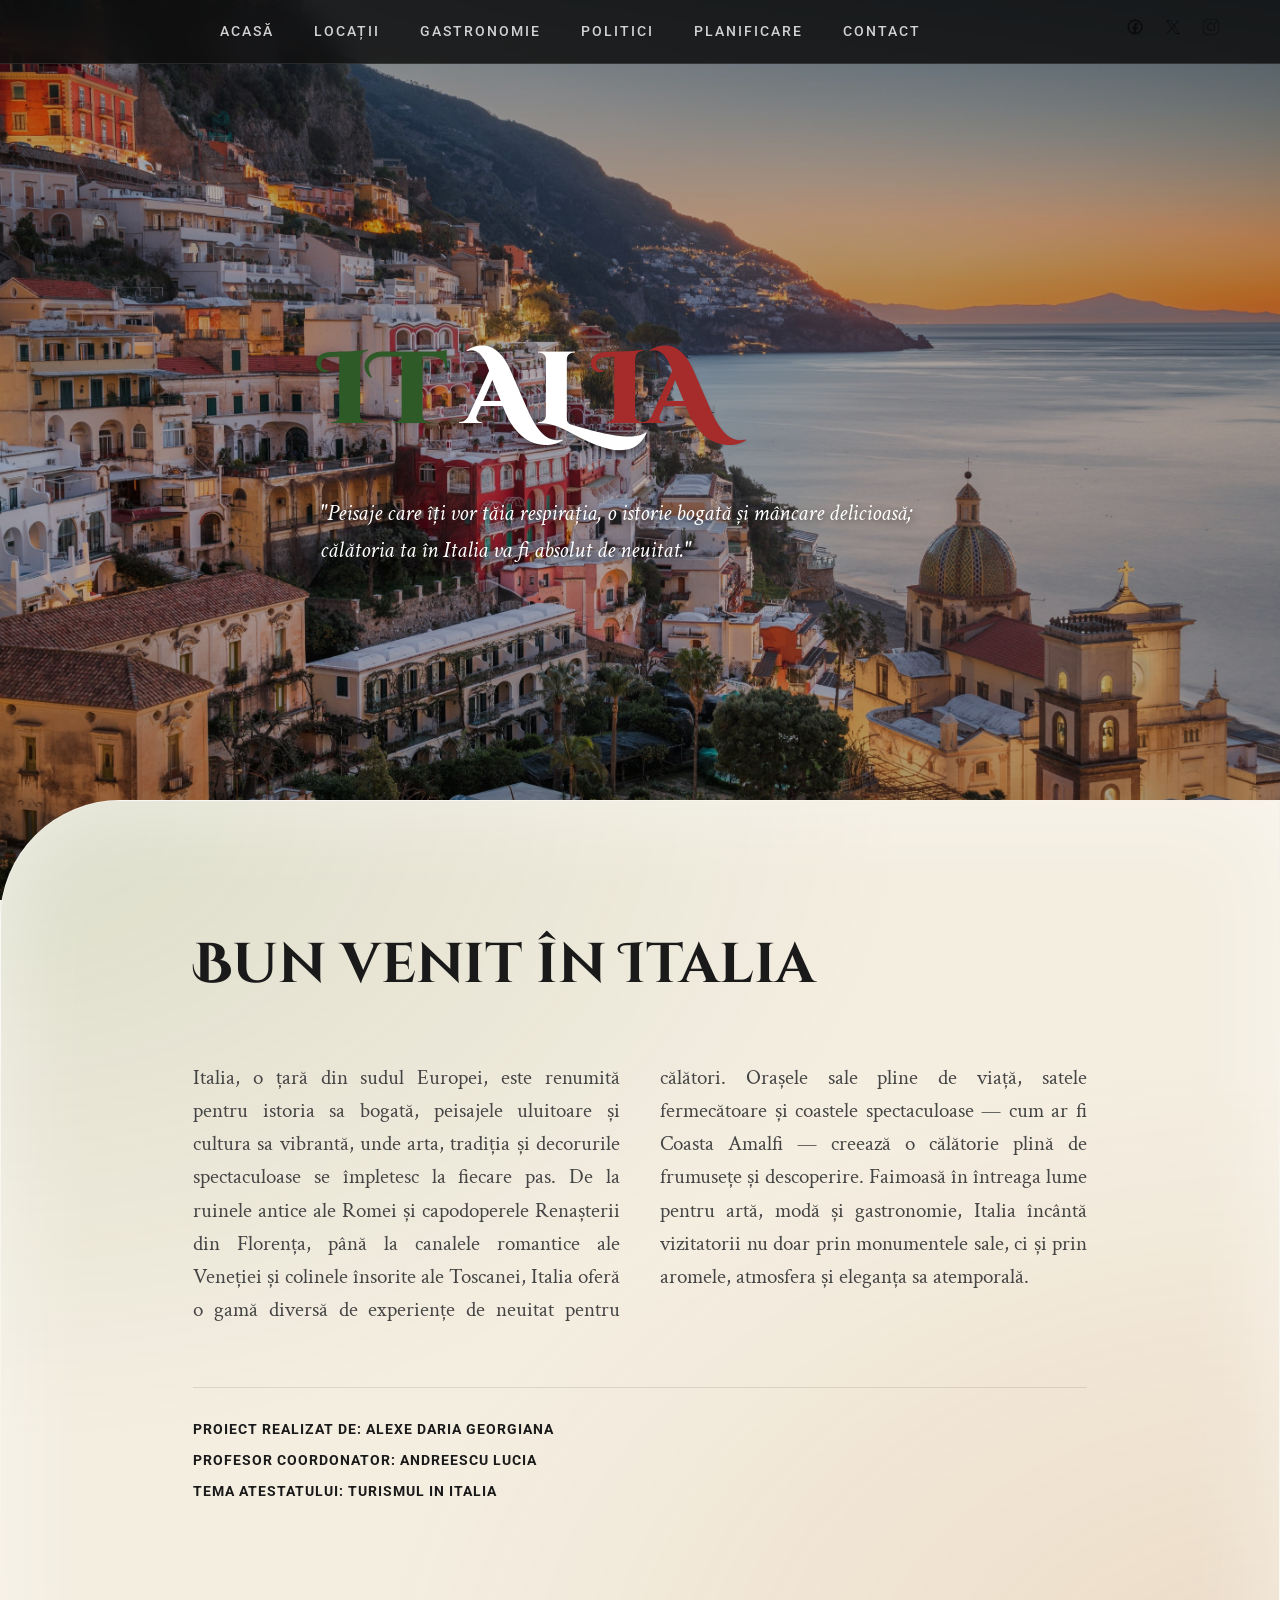
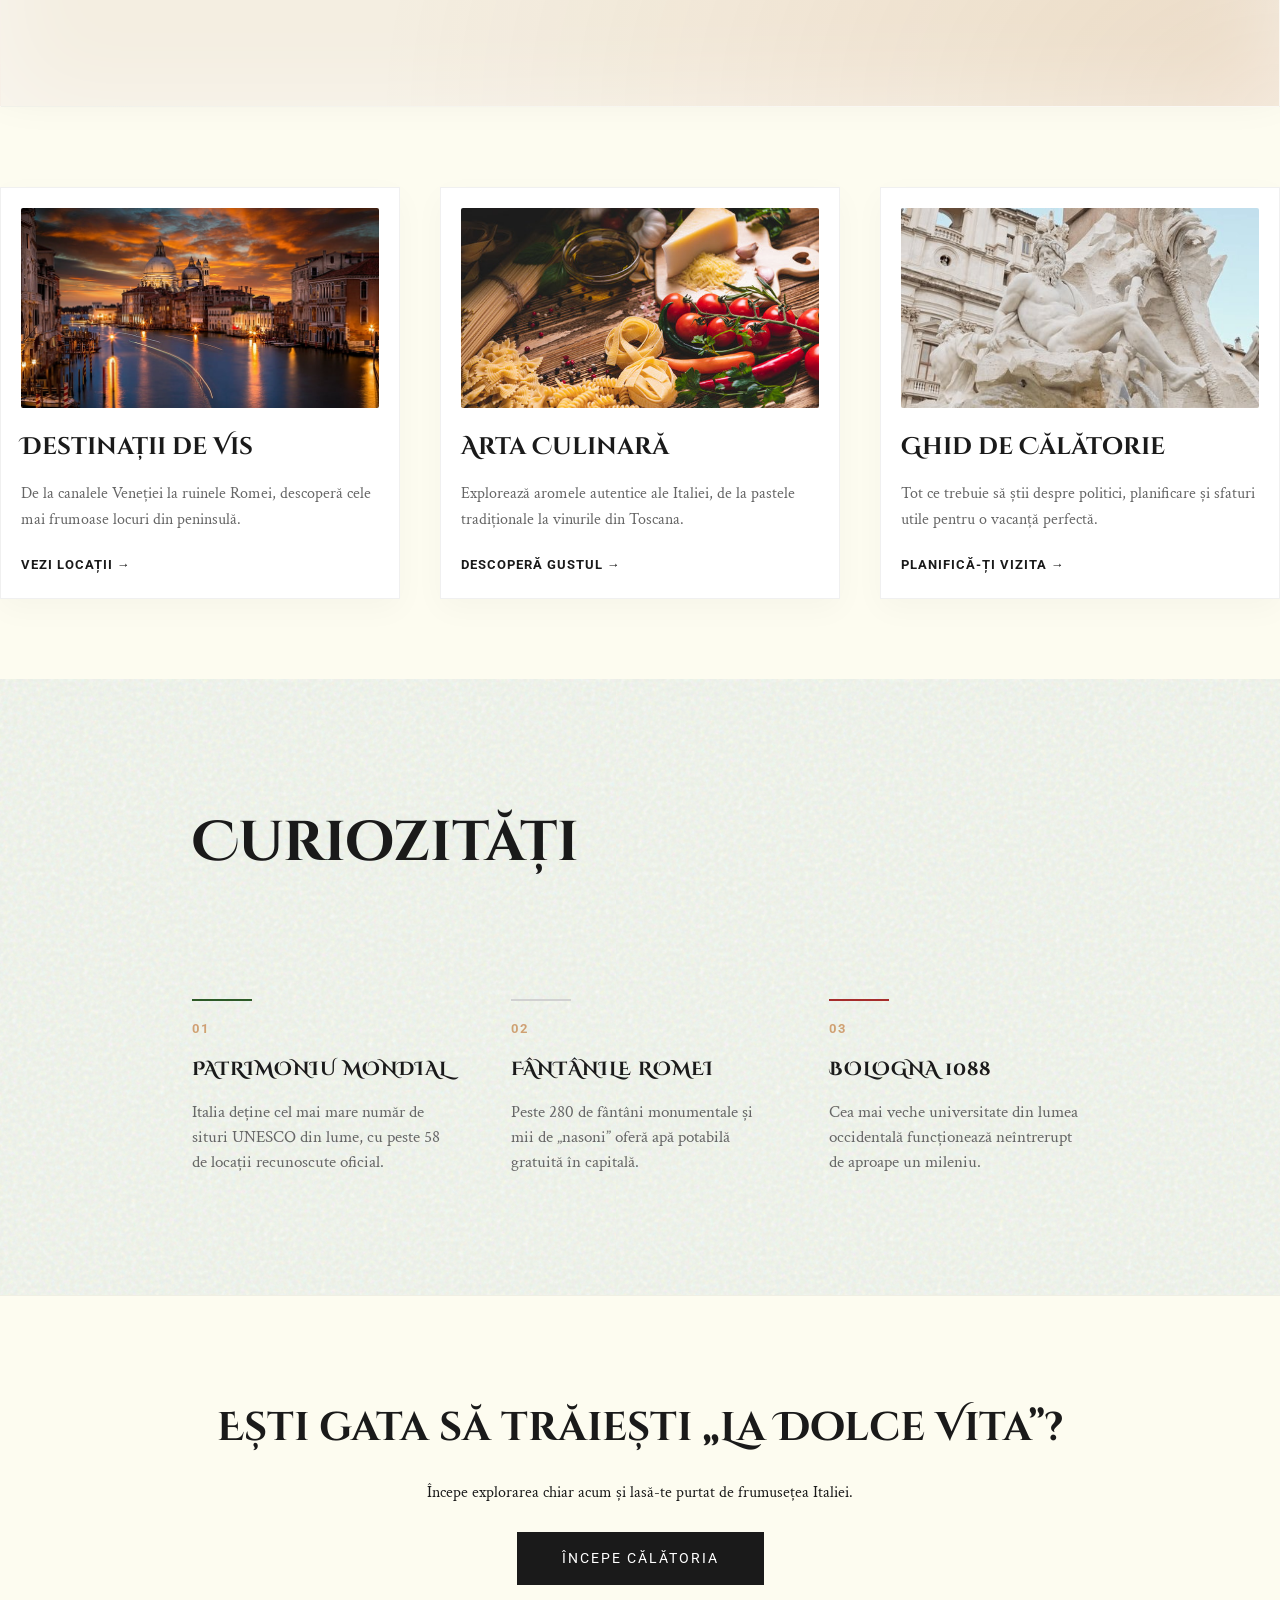
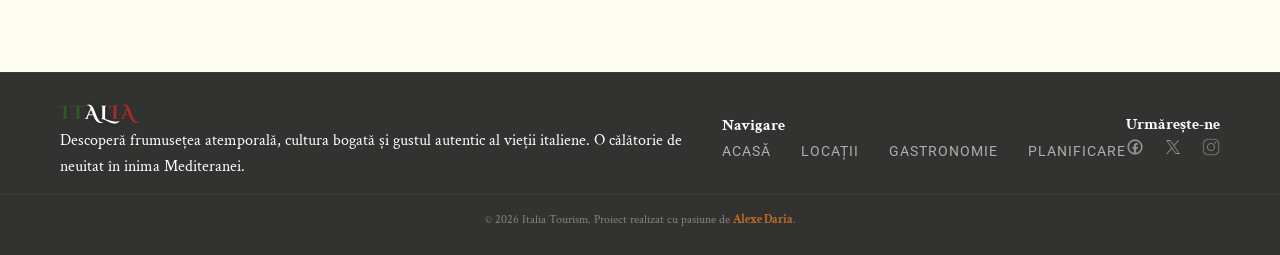
<file: index.html>
<!doctype html>
<html lang="ro">
  <head>
    <meta charset="UTF-8" />
    <meta name="viewport" content="width=device-width, initial-scale=1.0" />
    <title>Italia | Explorează frumusețea</title>
    <link rel="stylesheet" href="css/styles.css" />
    <link rel="stylesheet" href="css/index.css" />
    <link rel="icon" type="image/svg+xml" href="img/icons/favicon-italia.svg" />
  </head>

  <body>
    <header>
      <nav>
        <ul class="nav-links">
          <li><a href="index.html">Acasă</a></li>
          <li><a href="html/locations.html">Locații</a></li>
          <li><a href="html/cuisine.html">Gastronomie</a></li>
          <li><a href="html/policies.html">Politici</a></li>
          <li><a href="html/planning.html">Planificare</a></li>
          <li><a href="html/contact.html">Contact</a></li>
        </ul>
        <div class="social-icons">
          <a href="#" class="social-icon-link">
            <img
              src="img/icons/facebook.png"
              alt="Facebook"
              class="social-icon-img"
            />
          </a>
          <a href="#" class="social-icon-link">
            <img
              src="img/icons/twitter.png"
              alt="Twitter"
              class="social-icon-img"
            />
          </a>
          <a href="#" class="social-icon-link">
            <img
              src="img/icons/instagram.png"
              alt="Instagram"
              class="social-icon-img"
            />
          </a>
        </div>
      </nav>
    </header>

    <main>
      <!-- Hero Section-->
      <section
        class="hero"
        style="
          background-image:
            linear-gradient(rgba(0, 0, 0, 0.3), rgba(0, 0, 0, 0.3)),
            url(&quot;img/hero.jpg&quot;);
        "
      >
        <div class="hero-section">
          <div class="hero-title">
            <span class="it-1">IT</span><span class="it-2">AL</span
            ><span class="it-3">IA</span>
          </div>
          <div class="hero-quote">
            <h2>
              "Peisaje care îți vor tăia respirația, o istorie bogată și mâncare
              delicioasă; călătoria ta în Italia va fi absolut de neuitat."
            </h2>
          </div>
        </div>
      </section>

      <!-- Welcoming Section -->
      <section class="content">
        <h2 class="welcome">Bun venit în Italia</h2>
        <p class="about">
          Italia, o țară din sudul Europei, este renumită pentru istoria sa
          bogată, peisajele uluitoare și cultura sa vibrantă, unde arta,
          tradiția și decorurile spectaculoase se împletesc la fiecare pas. De
          la ruinele antice ale Romei și capodoperele Renașterii din Florența,
          până la canalele romantice ale Veneției și colinele însorite ale
          Toscanei, Italia oferă o gamă diversă de experiențe de neuitat pentru
          călători. Orașele sale pline de viață, satele fermecătoare și coastele
          spectaculoase — cum ar fi Coasta Amalfi — creează o călătorie plină de
          frumusețe și descoperire. Faimoasă în întreaga lume pentru artă, modă
          și gastronomie, Italia încântă vizitatorii nu doar prin monumentele
          sale, ci și prin aromele, atmosfera și eleganța sa atemporală.
        </p>

        <div class="info-box">
          <p class="made_by_text"><strong>Proiect realizat de: Alexe Daria Georgiana</strong></p>
          <p class="made_by_text"><strong>Profesor coordonator: Andreescu Lucia</strong></p>
          <p class="made_by_text"><strong>Tema atestatului: Turismul in Italia</strong></p>
        </div>
        <div class="space"></div>
      </section>

      <!-- Category Cards Section-->
      <section class="home-grid">
        <div class="category-card">
          <div
            class="card-image"
            style="background-image: url(&quot;img/locations/venice.jpg&quot;)"
          ></div>
          <h3>Destinații de Vis</h3>
          <p>
            De la canalele Veneției la ruinele Romei, descoperă cele mai
            frumoase locuri din peninsulă.
          </p>
          <a href="html/locations.html" class="read-more">Vezi Locații →</a>
        </div>

        <div class="category-card">
          <div
            class="card-image"
            style="background-image: url(&quot;img/cuisine/cuisine.jpg&quot;)"
          ></div>
          <h3>Arta Culinară</h3>
          <p>
            Explorează aromele autentice ale Italiei, de la pastele tradiționale
            la vinurile din Toscana.
          </p>
          <a href="html/cuisine.html" class="read-more">Descoperă Gustul →</a>
        </div>

        <div class="category-card">
          <div
            class="card-image"
            style="background-image: url(&quot;img/culture/culture.jpg&quot;)"
          ></div>
          <h3>Ghid de Călătorie</h3>
          <p>
            Tot ce trebuie să știi despre politici, planificare și sfaturi utile
            pentru o vacanță perfectă.
          </p>
          <a href="html/planning.html" class="read-more"
            >Planifică-ți Vizita →</a
          >
        </div>
      </section>

      <!-- Trivia Section -->
      <section class="trivia-minimal">
        <h2 class="welcome">Curiozități</h2>

        <div class="trivia-container-min">
          <div class="trivia-item item-green">
            <span class="trivia-number">01</span>
            <h3>Patrimoniu Mondial</h3>
            <p>
              Italia deține cel mai mare număr de situri UNESCO din lume, cu
              peste 58 de locații recunoscute oficial.
            </p>
          </div>

          <div class="trivia-item item-white">
            <span class="trivia-number">02</span>
            <h3>Fântânile Romei</h3>
            <p>
              Peste 280 de fântâni monumentale și mii de „nasoni” oferă apă
              potabilă gratuită în capitală.
            </p>
          </div>

          <div class="trivia-item item-red">
            <span class="trivia-number">03</span>
            <h3>Bologna 1088</h3>
            <p>
              Cea mai veche universitate din lumea occidentală funcționează
              neîntrerupt de aproape un mileniu.
            </p>
          </div>
        </div>
      </section>

      <section class="home-cta">
        <h2>Ești gata să trăiești „La Dolce Vita”?</h2>
        <p>
          Începe explorarea chiar acum și lasă-te purtat de frumusețea Italiei.
        </p>
        <a href="html/locations.html" class="cta-button">Începe Călătoria</a>
      </section>
    </main>

    <footer class="main-footer">
      <div class="footer-container">
        <div class="footer-section brand">
          <h3 class="footer-logo">
            <span class="it-1">IT</span><span class="it-2">AL</span
            ><span class="it-3">IA</span>
          </h3>
          <p>
            Descoperă frumusețea atemporală, cultura bogată și gustul autentic
            al vieții italiene. O călătorie de neuitat în inima Mediteranei.
          </p>
        </div>

        <div class="footer-section links">
          <h4>Navigare</h4>
          <ul>
            <li><a href="index.html">Acasă</a></li>
            <li><a href="html/locations.html">Locații</a></li>
            <li><a href="html/cuisine.html">Gastronomie</a></li>
            <li><a href="html/planning.html">Planificare</a></li>
          </ul>
        </div>

        <div class="footer-section social">
          <h4>Urmărește-ne</h4>
          <div class="footer-icons">
            <a href="#"><img src="img/icons/facebook.png" alt="Facebook" /></a>
            <a href="#"><img src="img/icons/twitter.png" alt="Twitter" /></a>
            <a href="#"
              ><img src="img/icons/instagram.png" alt="Instagram"
            /></a>
          </div>
        </div>
      </div>

      <div class="footer-bottom">
        <div class="footer-line"></div>
        <p>
          &copy; 2026 Italia Tourism. Proiect realizat cu pasiune de
          <span>Alexe Daria</span>.
        </p>
      </div>
    </footer>
  </body>
</html>
</file>
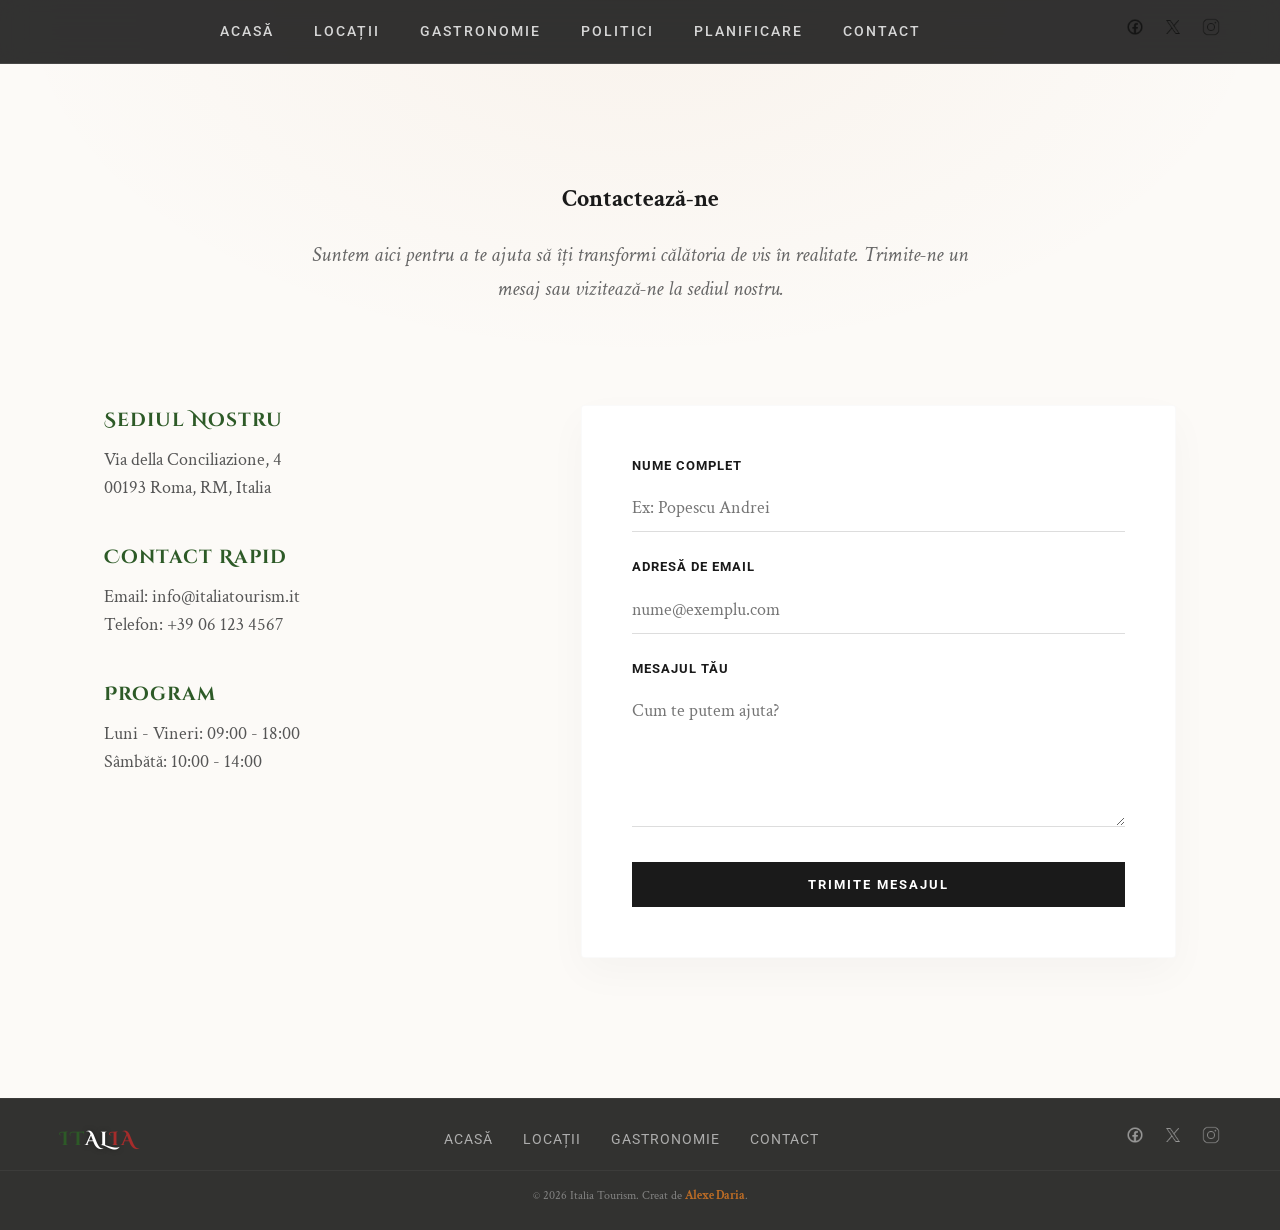
<file: html/contact.html>
<!doctype html>
<html lang="ro">
  <head>
    <meta charset="UTF-8" />
    <meta name="viewport" content="width=device-width, initial-scale=1.0" />
    <title>Contact | Italia</title>
    <link rel="stylesheet" href="../css/styles.css" />
    <link rel="stylesheet" href="../css/contact.css" />
    <link
      rel="icon"
      type="image/svg+xml"
      href="../img/icons/favicon-italia.svg"
    />
  </head>
  <body>
    <header>
      <nav>
        <ul class="nav-links">
          <li><a href="../index.html">Acasă</a></li>
          <li><a href="locations.html">Locații</a></li>
          <li><a href="cuisine.html">Gastronomie</a></li>
          <li><a href="policies.html">Politici</a></li>
          <li><a href="planning.html">Planificare</a></li>
          <li><a href="contact.html">Contact</a></li>
        </ul>
        <div class="social-icons">
          <a href="#" class="social-icon-link"
            ><img
              src="../img/icons/facebook.png"
              alt="Facebook"
              class="social-icon-img"
          /></a>
          <a href="#" class="social-icon-link"
            ><img
              src="../img/icons/twitter.png"
              alt="Twitter"
              class="social-icon-img"
          /></a>
          <a href="#" class="social-icon-link"
            ><img
              src="../img/icons/instagram.png"
              alt="Instagram"
              class="social-icon-img"
          /></a>
        </div>
      </nav>
    </header>

    <main class="contact-page">
      <section class="contact-header">
        <h1 class="page-title">Contactează-ne</h1>
        <p class="contact-subtitle">
          Suntem aici pentru a te ajuta să îți transformi călătoria de vis în
          realitate. Trimite-ne un mesaj sau vizitează-ne la sediul nostru.
        </p>
      </section>

      <section class="contact-container">
        <!-- Information -->
        <div class="contact-info">
          <div class="info-item">
            <h3>Sediul Nostru</h3>
            <p>Via della Conciliazione, 4<br />00193 Roma, RM, Italia</p>
          </div>
          <div class="info-item">
            <h3>Contact Rapid</h3>
            <p>Email: info@italiatourism.it<br />Telefon: +39 06 123 4567</p>
          </div>
          <div class="info-item">
            <h3>Program</h3>
            <p>Luni - Vineri: 09:00 - 18:00<br />Sâmbătă: 10:00 - 14:00</p>
          </div>
        </div>

        <!-- Contact -->
        <div class="contact-form-wrapper">
          <form class="contact-form">
            <div class="form-group">
              <label for="name">Nume Complet</label>
              <input type="text" id="name" placeholder="Ex: Popescu Andrei" />
            </div>
            <div class="form-group">
              <label for="email">Adresă de Email</label>
              <input type="email" id="email" placeholder="nume@exemplu.com" />
            </div>
            <div class="form-group">
              <label for="message">Mesajul Tău</label>
              <textarea
                id="message"
                rows="5"
                placeholder="Cum te putem ajuta?"
              ></textarea>
            </div>
            <button type="submit" class="submit-btn">Trimite Mesajul</button>
          </form>
        </div>
      </section>
    </main>

    <footer class="main-footer">
      <div class="footer-container">
        <div class="footer-section">
          <h3 class="footer-logo">
            <span class="it-1">IT</span><span class="it-2">AL</span
            ><span class="it-3">IA</span>
          </h3>
        </div>
        <div class="footer-section">
          <ul>
            <li><a href="../index.html">Acasă</a></li>
            <li><a href="locations.html">Locații</a></li>
            <li><a href="cuisine.html">Gastronomie</a></li>
            <li><a href="contact.html">Contact</a></li>
          </ul>
        </div>
        <div class="footer-icons">
          <a href="#"><img src="../img/icons/facebook.png" alt="Facebook" /></a>
          <a href="#"><img src="../img/icons/twitter.png" alt="Twitter" /></a>
          <a href="#"
            ><img src="../img/icons/instagram.png" alt="Instagram"
          /></a>
        </div>
      </div>
      <div class="footer-bottom">
        <p>&copy; 2026 Italia Tourism. Creat de <span>Alexe Daria</span>.</p>
      </div>
    </footer>
  </body>
</html>
</file>
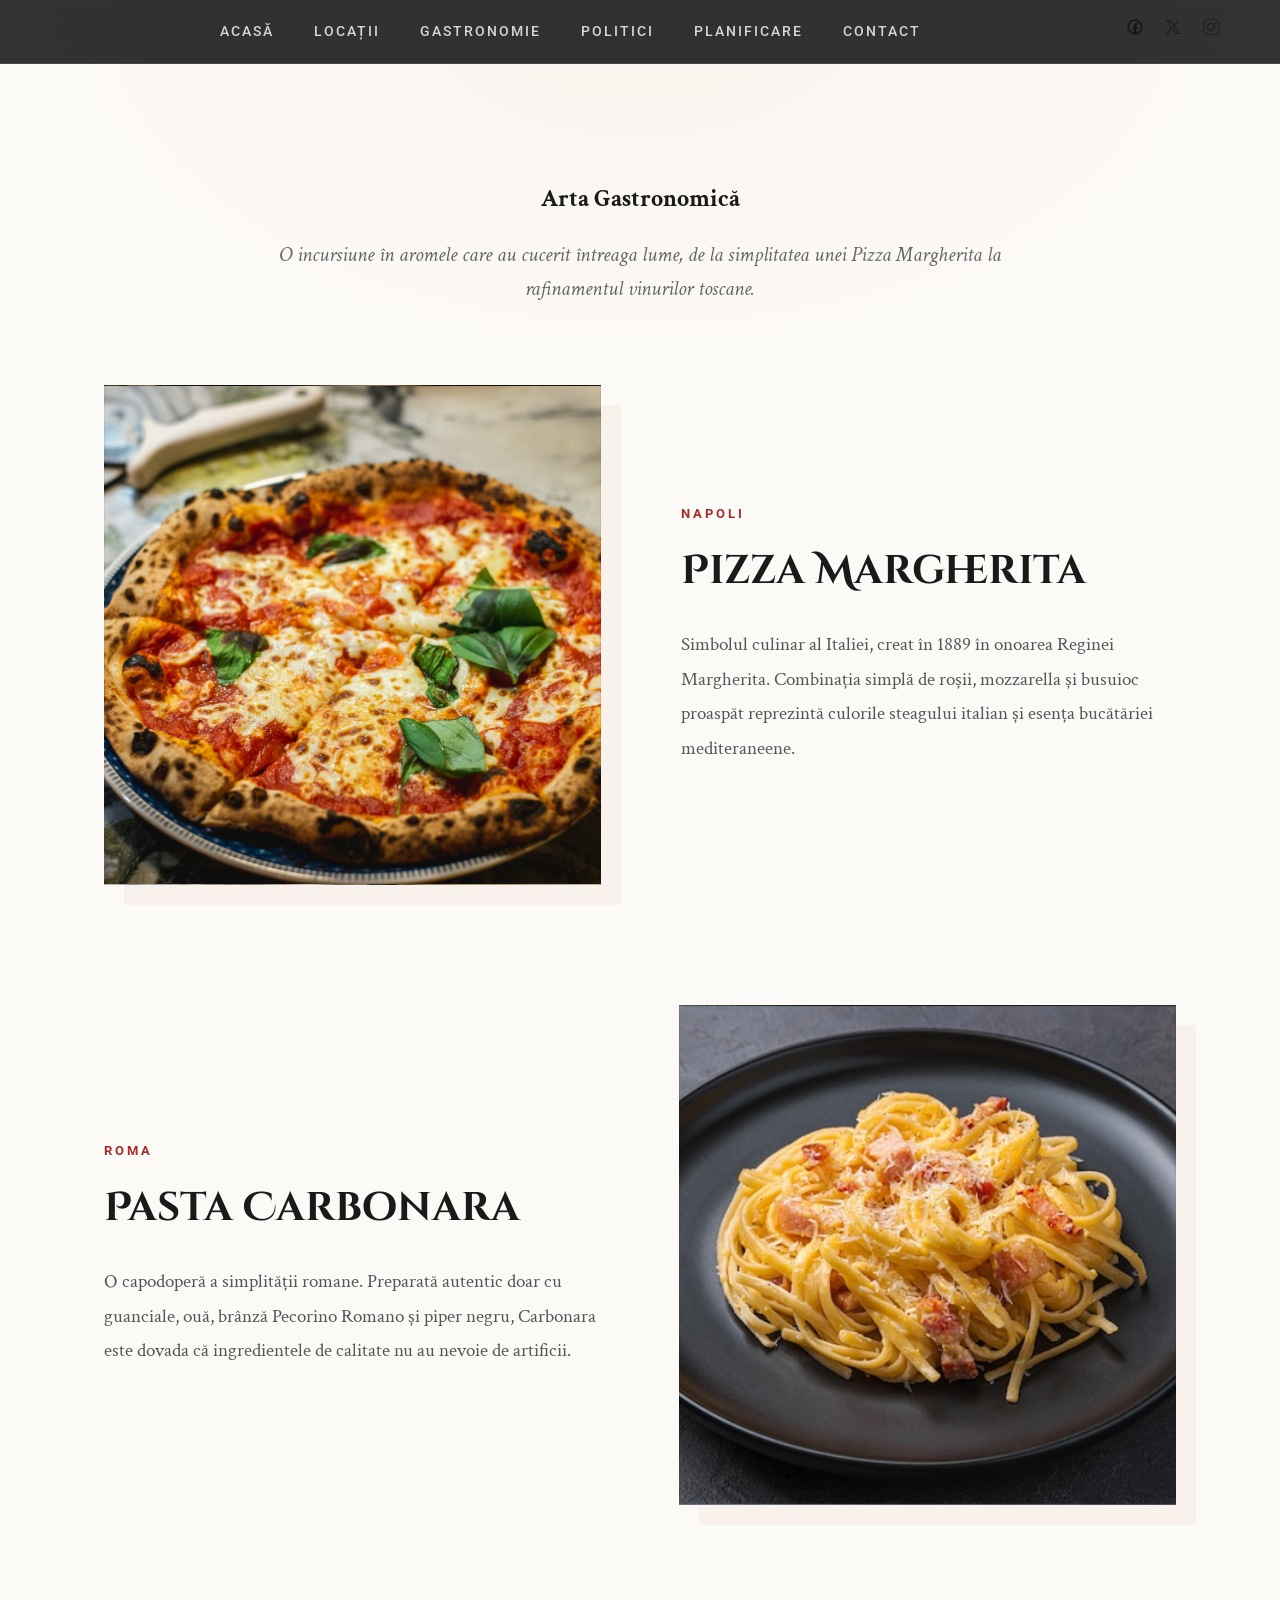
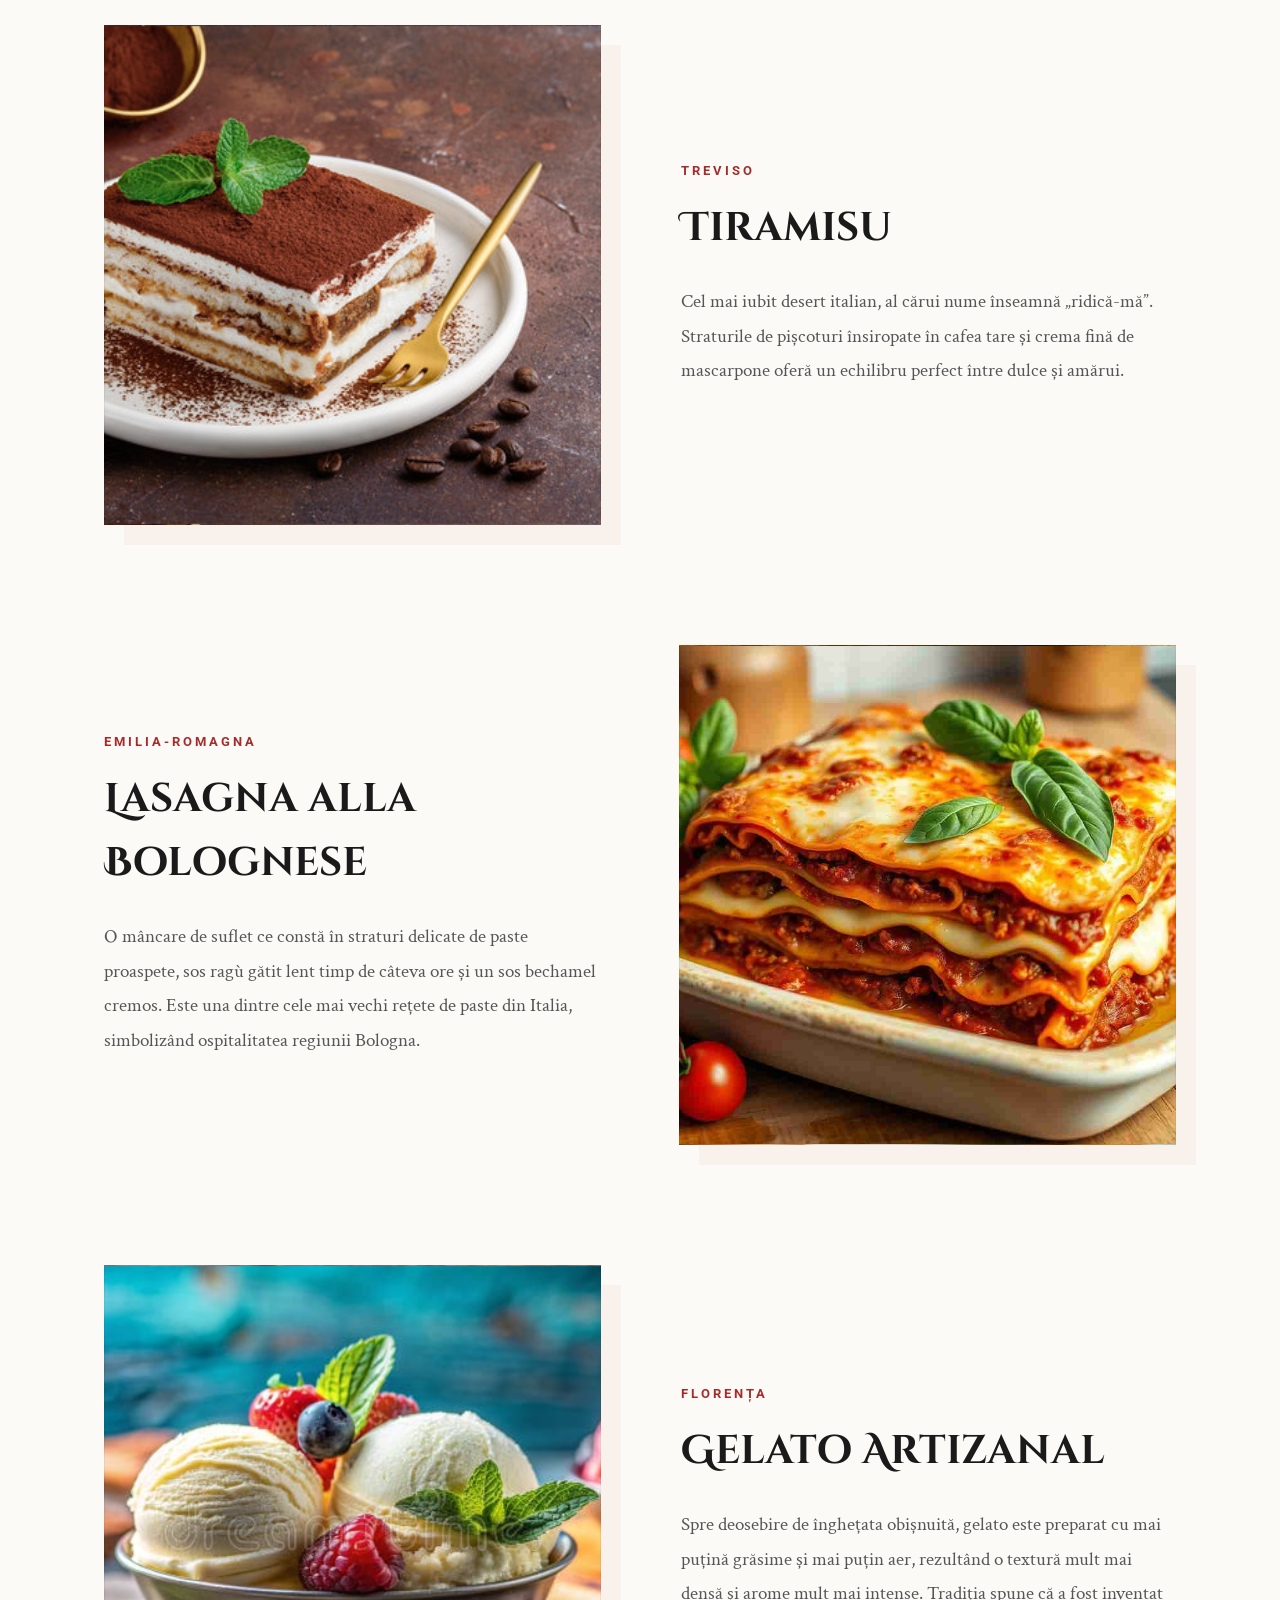
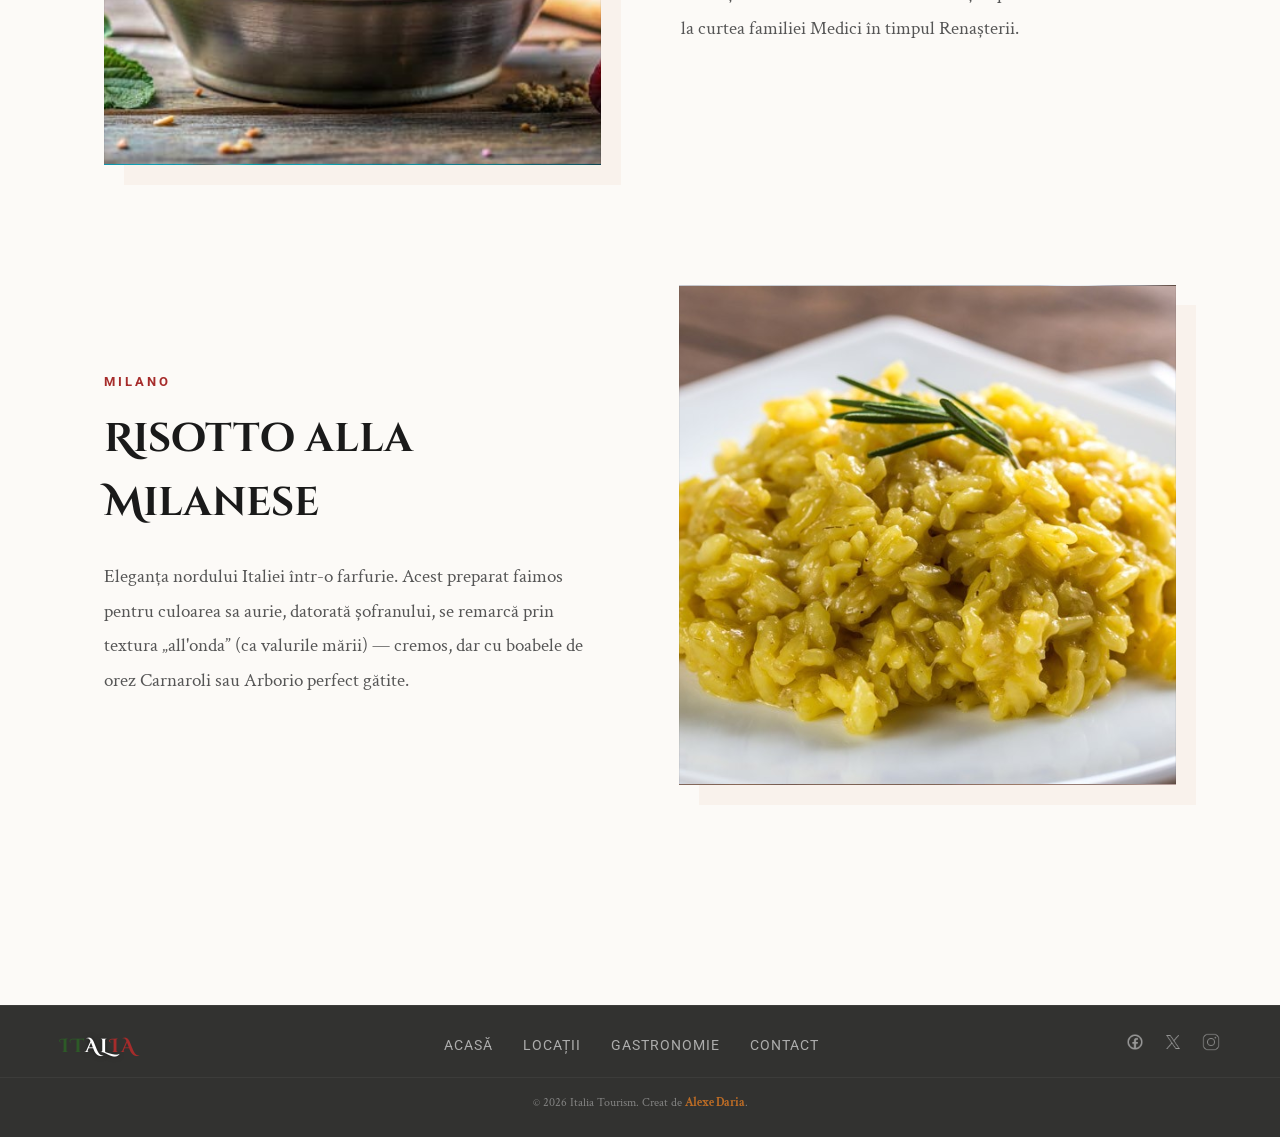
<file: html/cuisine.html>
<!doctype html>
<html lang="ro">
  <head>
    <meta charset="UTF-8" />
    <meta name="viewport" content="width=device-width, initial-scale=1.0" />
    <title>Gastronomie | Italia</title>
    <link rel="stylesheet" href="../css/styles.css" />
    <link rel="stylesheet" href="../css/cuisine.css" />
    <link
      rel="icon"
      type="image/svg+xml"
      href="../img/icons/favicon-italia.svg"
    />
  </head>
  <body>
    <header>
      <nav>
        <ul class="nav-links">
          <li><a href="../index.html">Acasă</a></li>
          <li><a href="locations.html">Locații</a></li>
          <li><a href="cuisine.html">Gastronomie</a></li>
          <li><a href="policies.html">Politici</a></li>
          <li><a href="planning.html">Planificare</a></li>
          <li><a href="contact.html">Contact</a></li>
        </ul>
        <div class="social-icons">
          <a href="#" class="social-icon-link"
            ><img
              src="../img/icons/facebook.png"
              alt="Facebook"
              class="social-icon-img"
          /></a>
          <a href="#" class="social-icon-link"
            ><img
              src="../img/icons/twitter.png"
              alt="Twitter"
              class="social-icon-img"
          /></a>
          <a href="#" class="social-icon-link"
            ><img
              src="../img/icons/instagram.png"
              alt="Instagram"
              class="social-icon-img"
          /></a>
        </div>
      </nav>
    </header>

    <main class="cuisine-page">
      <!-- Header Section -->
      <section class="cuisine-header">
        <h1 class="page-title">Arta Gastronomică</h1>
        <p class="cuisine-subtitle">
          O incursiune în aromele care au cucerit întreaga lume, de la
          simplitatea unei Pizza Margherita la rafinamentul vinurilor toscane.
        </p>
      </section>

      <!-- Food Section -->
      <section class="dish-container">
        <!-- Pizza -->
        <div class="dish-item">
          <div
            class="dish-image"
            style="background-image: url(&quot;../img/cuisine/pizza.jpg&quot;)"
          ></div>
          <div class="dish-text">
            <span class="dish-region">Napoli</span>
            <h2>Pizza Margherita</h2>
            <p>
              Simbolul culinar al Italiei, creat în 1889 în onoarea Reginei
              Margherita. Combinația simplă de roșii, mozzarella și busuioc
              proaspăt reprezintă culorile steagului italian și esența
              bucătăriei mediteraneene.
            </p>
          </div>
        </div>

        <!-- Pasta -->
        <div class="dish-item reverse">
          <div
            class="dish-image"
            style="background-image: url(&quot;../img/cuisine/pasta.jpg&quot;)"
          ></div>
          <div class="dish-text">
            <span class="dish-region">Roma</span>
            <h2>Pasta Carbonara</h2>
            <p>
              O capodoperă a simplității romane. Preparată autentic doar cu
              guanciale, ouă, brânză Pecorino Romano și piper negru, Carbonara
              este dovada că ingredientele de calitate nu au nevoie de
              artificii.
            </p>
          </div>
        </div>

        <!-- Tiramisu -->
        <div class="dish-item">
          <div
            class="dish-image"
            style="
              background-image: url(&quot;../img/cuisine/tiramisu.jpg&quot;);
            "
          ></div>
          <div class="dish-text">
            <span class="dish-region">Treviso</span>
            <h2>Tiramisu</h2>
            <p>
              Cel mai iubit desert italian, al cărui nume înseamnă „ridică-mă”.
              Straturile de pișcoturi însiropate în cafea tare și crema fină de
              mascarpone oferă un echilibru perfect între dulce și amărui.
            </p>
          </div>
        </div>

        <!-- Lasagna -->
        <div class="dish-item reverse">
          <div
            class="dish-image"
            style="
              background-image: url(&quot;../img/cuisine/lasagna.jpg&quot;);
            "
          ></div>
          <div class="dish-text">
            <span class="dish-region">Emilia-Romagna</span>
            <h2>Lasagna alla Bolognese</h2>
            <p>
              O mâncare de suflet ce constă în straturi delicate de paste
              proaspete, sos ragù gătit lent timp de câteva ore și un sos
              bechamel cremos. Este una dintre cele mai vechi rețete de paste
              din Italia, simbolizând ospitalitatea regiunii Bologna.
            </p>
          </div>
        </div>

        <!-- Gelato -->
        <div class="dish-item">
          <div
            class="dish-image"
            style="background-image: url(&quot;../img/cuisine/gelato.jpg&quot;)"
          ></div>
          <div class="dish-text">
            <span class="dish-region">Florența</span>
            <h2>Gelato Artizanal</h2>
            <p>
              Spre deosebire de înghețata obișnuită, gelato este preparat cu mai
              puțină grăsime și mai puțin aer, rezultând o textură mult mai
              densă și arome mult mai intense. Tradiția spune că a fost inventat
              la curtea familiei Medici în timpul Renașterii.
            </p>
          </div>
        </div>

        <!-- Risotto -->
        <div class="dish-item reverse">
          <div
            class="dish-image"
            style="
              background-image: url(&quot;../img/cuisine/risotto.jpg&quot;);
            "
          ></div>
          <div class="dish-text">
            <span class="dish-region">Milano</span>
            <h2>Risotto alla Milanese</h2>
            <p>
              Eleganța nordului Italiei într-o farfurie. Acest preparat faimos
              pentru culoarea sa aurie, datorată șofranului, se remarcă prin
              textura „all'onda” (ca valurile mării) — cremos, dar cu boabele de
              orez Carnaroli sau Arborio perfect gătite.
            </p>
          </div>
        </div>
      </section>
    </main>

    <footer class="main-footer">
      <div class="footer-container">
        <div class="footer-section">
          <h3 class="footer-logo">
            <span class="it-1">IT</span><span class="it-2">AL</span
            ><span class="it-3">IA</span>
          </h3>
        </div>
        <div class="footer-section">
          <ul>
            <li><a href="../index.html">Acasă</a></li>
            <li><a href="locations.html">Locații</a></li>
            <li><a href="cuisine.html">Gastronomie</a></li>
            <li><a href="contact.html">Contact</a></li>
          </ul>
        </div>
        <div class="footer-icons">
          <a href="#"><img src="../img/icons/facebook.png" alt="Facebook" /></a>
          <a href="#"><img src="../img/icons/twitter.png" alt="Twitter" /></a>
          <a href="#"
            ><img src="../img/icons/instagram.png" alt="Instagram"
          /></a>
        </div>
      </div>
      <div class="footer-bottom">
        <p>&copy; 2026 Italia Tourism. Creat de <span>Alexe Daria</span>.</p>
      </div>
    </footer>
  </body>
</html>
</file>
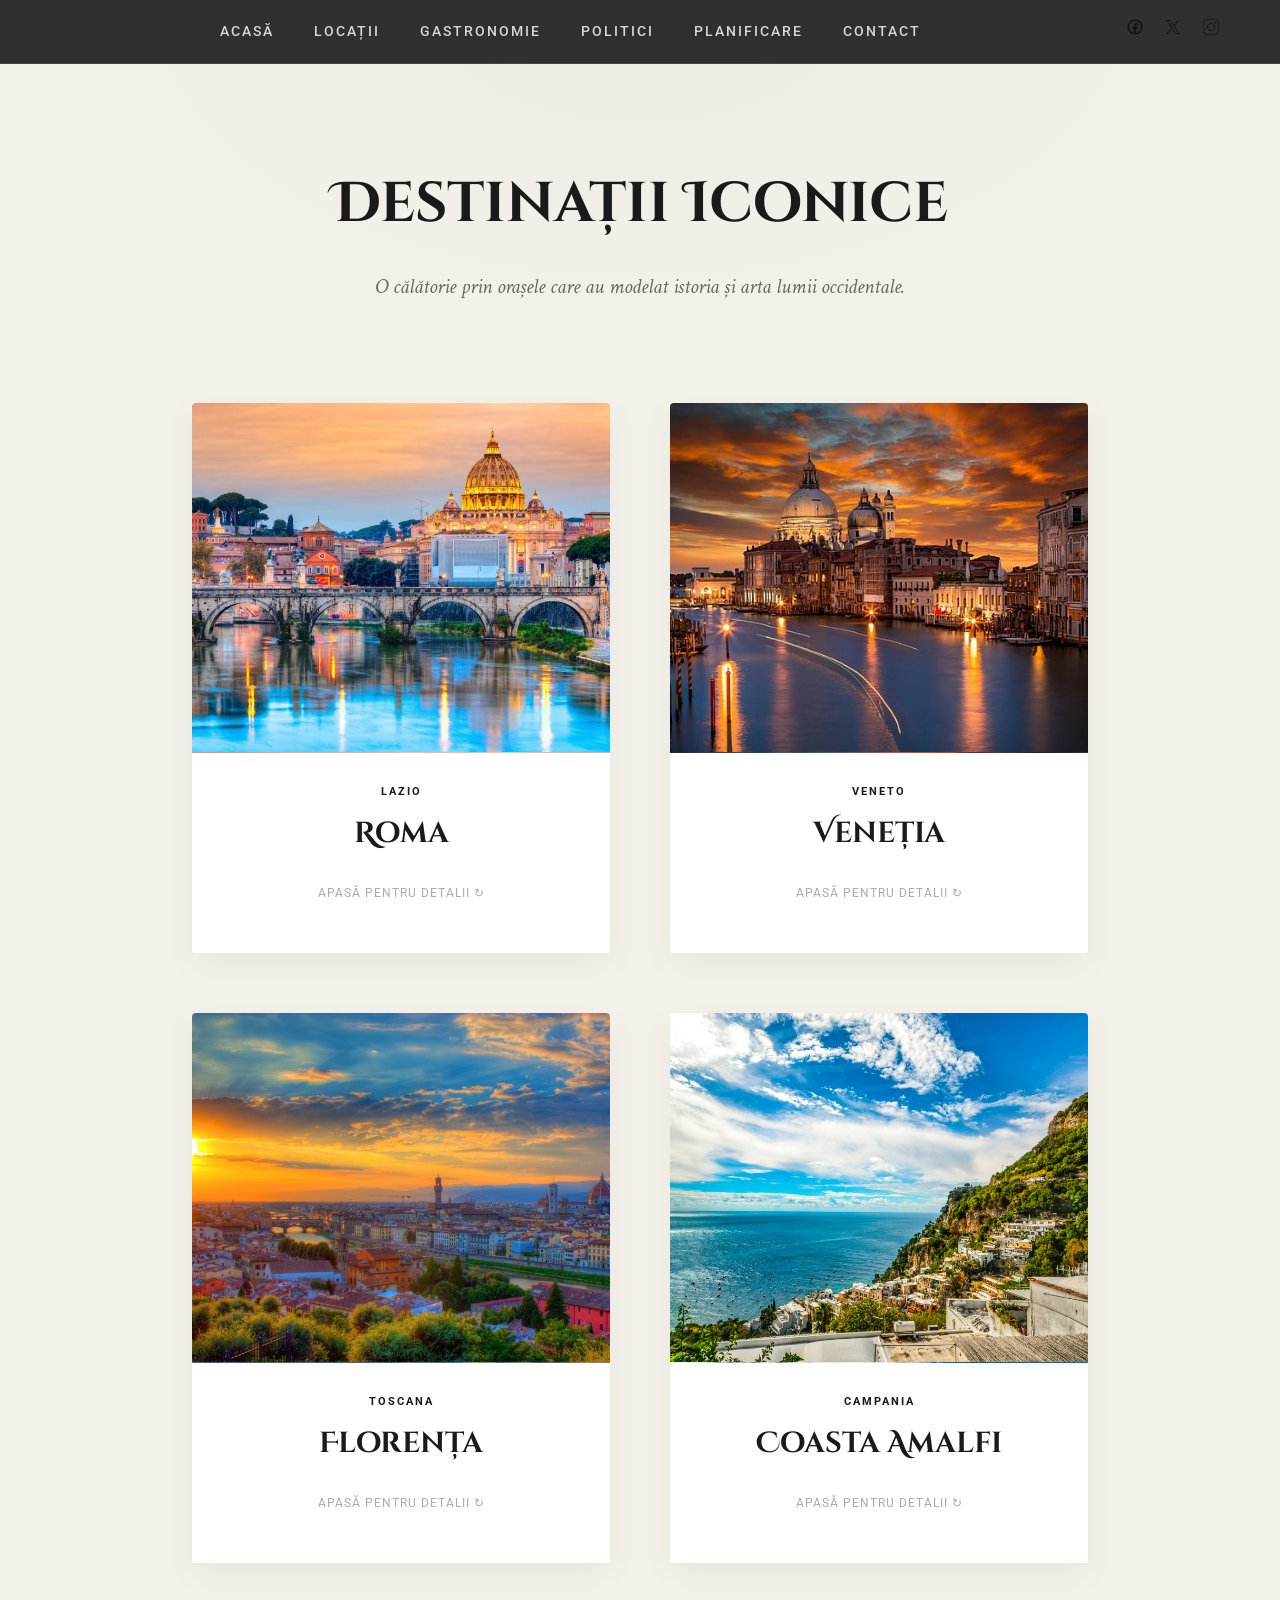
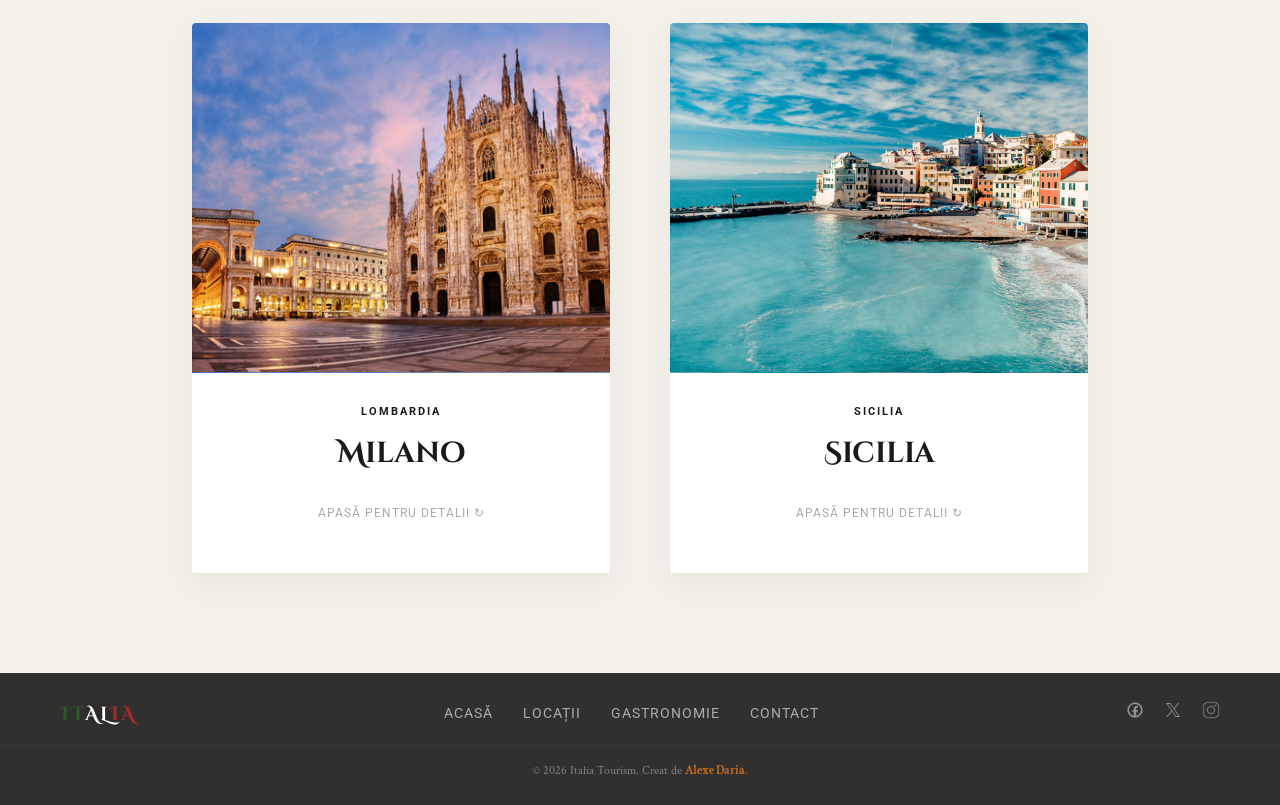
<file: html/locations.html>
<!doctype html>
<html lang="ro">
  <head>
    <meta charset="UTF-8" />
    <meta name="viewport" content="width=device-width, initial-scale=1.0" />
    <title>Locații | Italia</title>
    <link rel="stylesheet" href="../css/styles.css" />
    <link rel="stylesheet" href="../css/locations.css" />
    <link
      rel="icon"
      type="image/svg+xml"
      href="../img/icons/favicon-italia.svg"
    />
  </head>

  <body>
    <header>
      <nav>
        <ul class="nav-links">
          <li><a href="../index.html">Acasă</a></li>
          <li><a href="locations.html">Locații</a></li>
          <li><a href="cuisine.html">Gastronomie</a></li>
          <li><a href="policies.html">Politici</a></li>
          <li><a href="planning.html">Planificare</a></li>
          <li><a href="contact.html">Contact</a></li>
        </ul>
        <div class="social-icons">
          <a href="#" class="social-icon-link"
            ><img
              src="../img/icons/facebook.png"
              alt="Facebook"
              class="social-icon-img"
          /></a>
          <a href="#" class="social-icon-link"
            ><img
              src="../img/icons/twitter.png"
              alt="Twitter"
              class="social-icon-img"
          /></a>
          <a href="#" class="social-icon-link"
            ><img
              src="../img/icons/instagram.png"
              alt="Instagram"
              class="social-icon-img"
          /></a>
        </div>
      </nav>
    </header>

    <main>
      <!-- Header -->
      <section class="loc-header">
        <h1 class="page-title">Destinații Iconice</h1>
        <p class="loc-subtitle">
          O călătorie prin orașele care au modelat istoria și arta lumii
          occidentale.
        </p>
      </section>

      <!-- Locations Section -->
      <section class="locations-grid">
        <!-- Rome -->
        <div class="loc-card">
          <div class="loc-card-inner">
            <div class="loc-card-front">
              <div
                class="loc-img"
                style="
                  background-image: url(&quot;../img/locations/rome.jpg&quot;);
                "
              ></div>
              <div class="loc-info">
                <span class="loc-tag">Lazio</span>
                <h2>Roma</h2>
                <div class="flip-hint">Apasă pentru detalii ↻</div>
              </div>
            </div>
            <div class="loc-card-back">
              <h3>Detalii Roma</h3>
              <ul class="loc-details">
                <li>
                  <strong>Atracții:</strong> Colosseum, Fontana di Trevi,
                  Vatican.
                </li>
                <li>
                  <strong>Istorie:</strong> Fondată în 753 î.Hr., a fost centrul
                  Imperiului Roman.
                </li>
                <li>
                  <strong>Sfat:</strong> Vizitează cartierul Trastevere pentru
                  cea mai autentică experiență culinară.
                </li>
              </ul>
              <p class="back-desc">
                Fiecare colț al Romei ascunde o poveste milenară, fiind locul
                unde trecutul și prezentul coexistă într-o armonie perfectă.
              </p>
            </div>
          </div>
        </div>

        <!-- Venice -->
        <div class="loc-card">
          <div class="loc-card-inner">
            <div class="loc-card-front">
              <div
                class="loc-img"
                style="
                  background-image: url(&quot;../img/locations/venice.jpg&quot;);
                "
              ></div>
              <div class="loc-info">
                <span class="loc-tag">Veneto</span>
                <h2>Veneția</h2>
                <div class="flip-hint">Apasă pentru detalii ↻</div>
              </div>
            </div>
            <div class="loc-card-back">
              <h3>Detalii Veneția</h3>
              <ul class="loc-details">
                <li>
                  <strong>Atracții:</strong> Piața San Marco, Podul Rialto,
                  Palatul Dogilor.
                </li>
                <li>
                  <strong>Structură:</strong> Construită pe 118 insule legate
                  prin peste 400 de poduri.
                </li>
                <li>
                  <strong>Sfat:</strong> O plimbare cu gondola la apus oferă
                  cele mai spectaculoase vederi ale orașului.
                </li>
              </ul>
              <p class="back-desc">
                Veneția este o capodoperă inginerească și artistică, un oraș
                unde străzile sunt de apă și liniștea este întreruptă doar de
                vâsle.
              </p>
            </div>
          </div>
        </div>

        <!-- Florence -->
        <div class="loc-card">
          <div class="loc-card-inner">
            <div class="loc-card-front">
              <div
                class="loc-img"
                style="
                  background-image: url(&quot;../img/locations/florence.jpg&quot;);
                "
              ></div>
              <div class="loc-info">
                <span class="loc-tag">Toscana</span>
                <h2>Florența</h2>
                <div class="flip-hint">Apasă pentru detalii ↻</div>
              </div>
            </div>
            <div class="loc-card-back">
              <h3>Detalii Florența</h3>
              <ul class="loc-details">
                <li>
                  <strong>Atracții:</strong> Domul Santa Maria del Fiore,
                  Galeria Uffizi, Ponte Vecchio.
                </li>
                <li>
                  <strong>Artă:</strong> Orașul găzduiește „David” al lui
                  Michelangelo și „Nașterea lui Venus” de Botticelli.
                </li>
                <li>
                  <strong>Sfat:</strong> Urcă în Piazzale Michelangelo la apus
                  pentru cea mai frumoasă panoramă asupra orașului.
                </li>
              </ul>
              <p class="back-desc">
                Cunoscută drept „Leagănul Renașterii”, Florența este un
                oraș-bijuterie unde geniul uman a atins cote maxime în artă și
                arhitectură.
              </p>
            </div>
          </div>
        </div>

        <!-- Amalfi Coast -->
        <div class="loc-card">
          <div class="loc-card-inner">
            <div class="loc-card-front">
              <div
                class="loc-img"
                style="
                  background-image: url(&quot;../img/locations/amalfi.jpg&quot;);
                "
              ></div>
              <div class="loc-info">
                <span class="loc-tag">Campania</span>
                <h2>Coasta Amalfi</h2>
                <div class="flip-hint">Apasă pentru detalii ↻</div>
              </div>
            </div>
            <div class="loc-card-back">
              <h3>Detalii Amalfi</h3>
              <ul class="loc-details">
                <li>
                  <strong>Atracții:</strong> Positano, Ravello, Grota de
                  Smarald.
                </li>
                <li>
                  <strong>Gastronomie:</strong> Celebra pentru lămâile gigantice
                  și lichiorul Limoncello original.
                </li>
                <li>
                  <strong>Sfat:</strong> Închiriază o barcă pentru a descoperi
                  plajele ascunse accesibile doar de pe mare.
                </li>
              </ul>
              <p class="back-desc">
                Un peisaj de un dramatism incredibil, unde muntele întâlnește
                marea într-o explozie de culori pastelate și arome
                mediteraneene.
              </p>
            </div>
          </div>
        </div>

        <!-- Milano -->
        <div class="loc-card">
          <div class="loc-card-inner">
            <div class="loc-card-front">
              <div
                class="loc-img"
                style="
                  background-image: url(&quot;../img/locations/milan.jpg&quot;);
                "
              ></div>
              <div class="loc-info">
                <span class="loc-tag">Lombardia</span>
                <h2>Milano</h2>
                <div class="flip-hint">Apasă pentru detalii ↻</div>
              </div>
            </div>
            <div class="loc-card-back">
              <h3>Detalii Milano</h3>
              <ul class="loc-details">
                <li>
                  <strong>Atracții:</strong> Domul din Milano, Galeriile
                  Vittorio Emanuele II, Cina cea de Taină (Da Vinci).
                </li>
                <li>
                  <strong>Profil:</strong> Capitala mondială a modei și centrul
                  economic al Italiei.
                </li>
                <li>
                  <strong>Sfat:</strong> Experimentează tradiția „Aperitivo” în
                  cartierul Navigli după ora 18:00.
                </li>
              </ul>
              <p class="back-desc">
                Milano îmbină eleganța istorică cu modernitatea vibrantă, fiind
                locul unde trecutul artistic întâlnește viitorul designului
                european.
              </p>
            </div>
          </div>
        </div>

        <!-- Sicily -->
        <div class="loc-card">
          <div class="loc-card-inner">
            <div class="loc-card-front">
              <div
                class="loc-img"
                style="
                  background-image: url(&quot;../img/locations/sicily.jpg&quot;);
                "
              ></div>
              <div class="loc-info">
                <span class="loc-tag">Sicilia</span>
                <h2>Sicilia</h2>
                <div class="flip-hint">Apasă pentru detalii ↻</div>
              </div>
            </div>
            <div class="loc-card-back">
              <h3>Detalii Sicilia</h3>
              <ul class="loc-details">
                <li>
                  <strong>Atracții:</strong> Vulcanul Etna, Valea Templelor din
                  Agrigento, Teatrul din Taormina.
                </li>
                <li>
                  <strong>Istorie:</strong> Un amestec fascinant de culturi
                  grecești, romane, arabe și normande.
                </li>
                <li>
                  <strong>Sfat:</strong> Nu pleca fără să guști un Cannoli
                  autentic sau Arancini de la o patiserie locală.
                </li>
              </ul>
              <p class="back-desc">
                Cea mai mare insulă din Mediterană, Sicilia este un tărâm al
                contrastelor, cu peisaje vulcanice sălbatice și ape de cristal.
              </p>
            </div>
          </div>
        </div>
      </section>
    </main>

    <footer class="main-footer">
      <div class="footer-container">
        <div class="footer-section">
          <h3 class="footer-logo">
            <span class="it-1">IT</span><span class="it-2">AL</span
            ><span class="it-3">IA</span>
          </h3>
        </div>
        <div class="footer-section">
          <ul>
            <li><a href="../index.html">Acasă</a></li>
            <li><a href="locations.html">Locații</a></li>
            <li><a href="cuisine.html">Gastronomie</a></li>
            <li><a href="contact.html">Contact</a></li>
          </ul>
        </div>
        <div class="footer-icons">
          <a href="#"><img src="../img/icons/facebook.png" alt="Facebook" /></a>
          <a href="#"><img src="../img/icons/twitter.png" alt="Twitter" /></a>
          <a href="#"
            ><img src="../img/icons/instagram.png" alt="Instagram"
          /></a>
        </div>
      </div>
      <div class="footer-bottom">
        <p>&copy; 2026 Italia Tourism. Creat de <span>Alexe Daria</span>.</p>
      </div>
    </footer>

    <script>
      document.querySelectorAll(".loc-card").forEach((card) => {
        card.addEventListener("click", () => {
          card.classList.toggle("is-flipped");
        });
      });
    </script>
  </body>
</html>
</file>
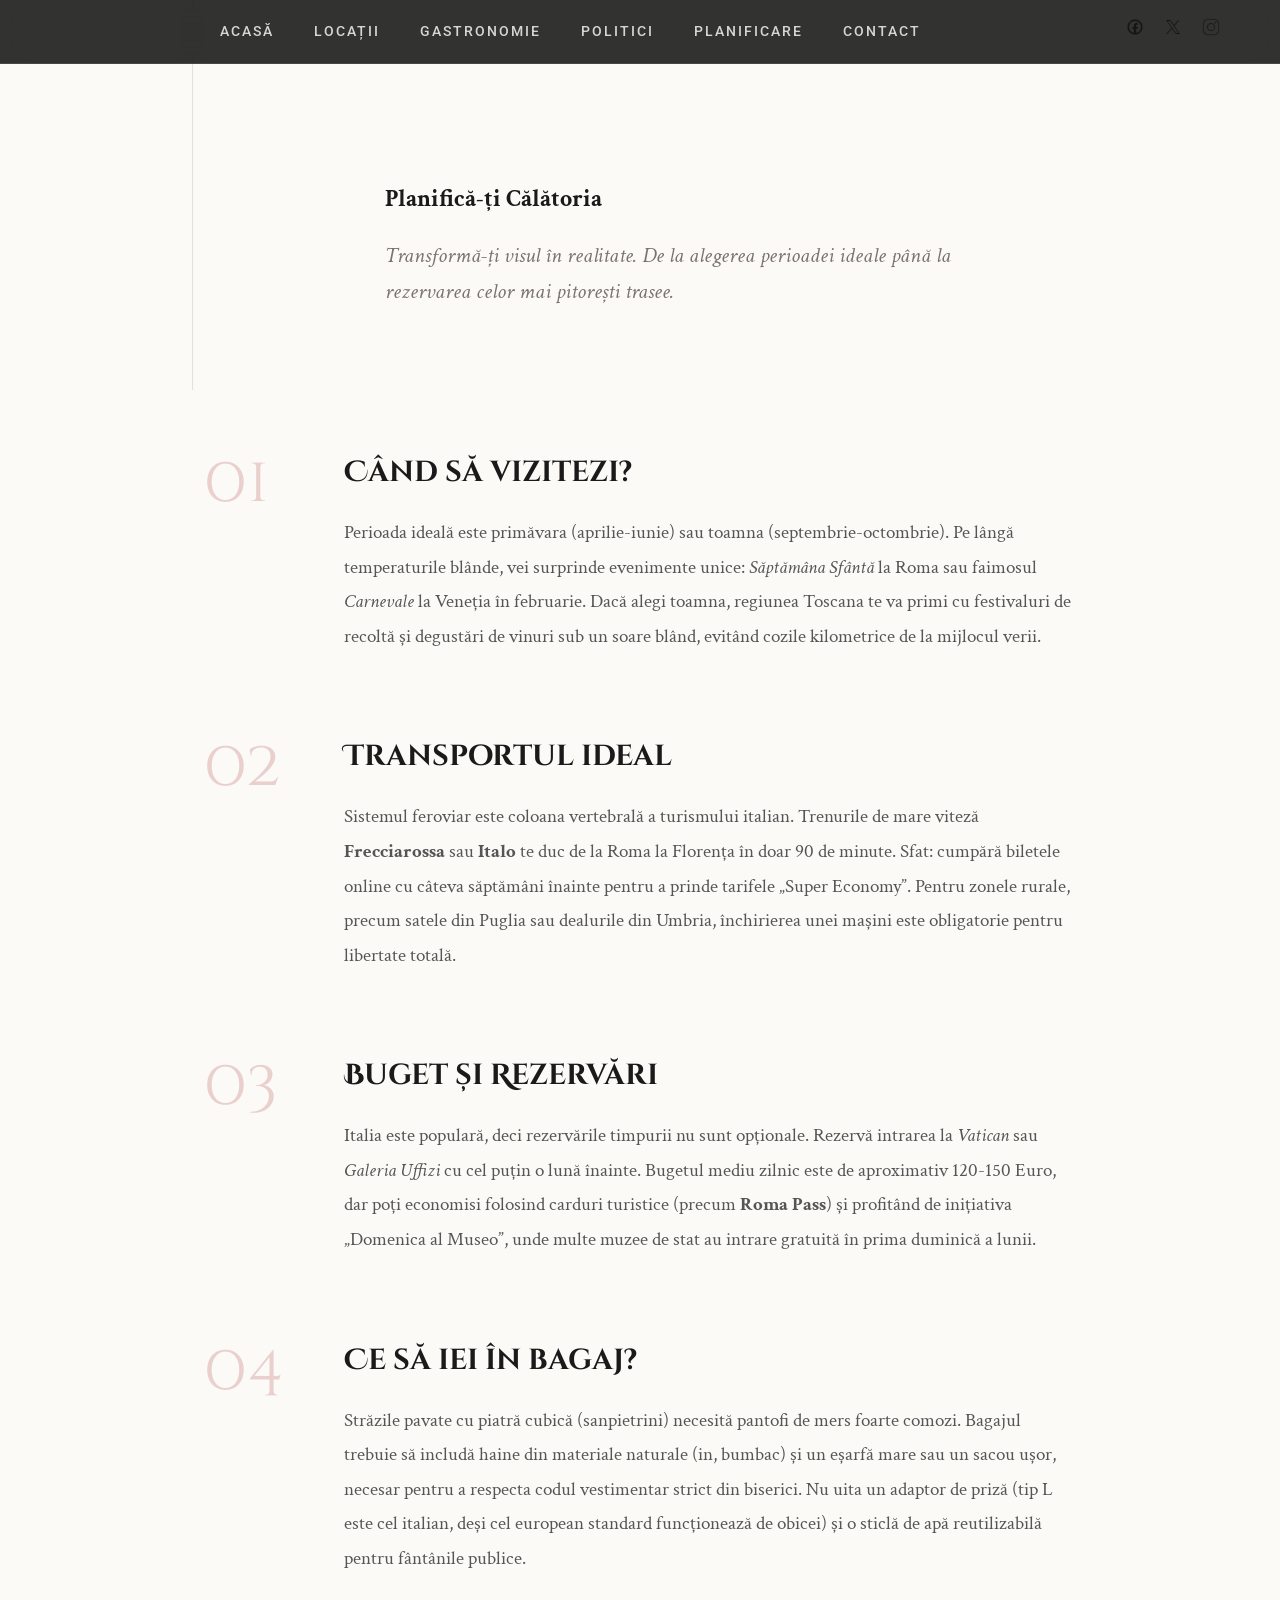
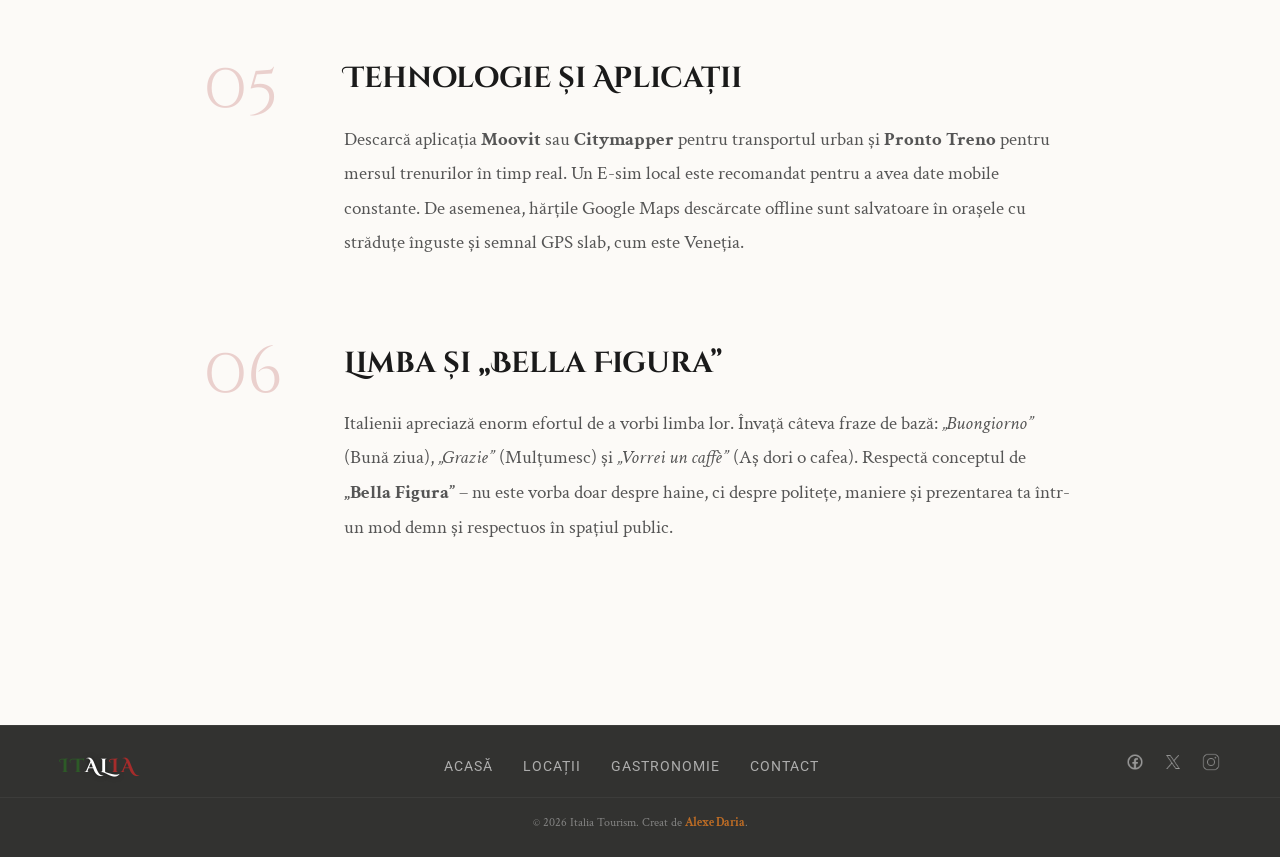
<file: html/planning.html>
<!doctype html>
<html lang="ro">
  <head>
    <meta charset="UTF-8" />
    <meta name="viewport" content="width=device-width, initial-scale=1.0" />
    <title>Planificare | Italia</title>
    <link rel="stylesheet" href="../css/styles.css" />
    <link rel="stylesheet" href="../css/planning.css" />
    <link
      rel="icon"
      type="image/svg+xml"
      href="../img/icons/favicon-italia.svg"
    />
  </head>

  <body>
    <header>
      <nav>
        <ul class="nav-links">
          <li><a href="../index.html">Acasă</a></li>
          <li><a href="locations.html">Locații</a></li>
          <li><a href="cuisine.html">Gastronomie</a></li>
          <li><a href="policies.html">Politici</a></li>
          <li><a href="planning.html">Planificare</a></li>
          <li><a href="contact.html">Contact</a></li>
        </ul>
        <div class="social-icons">
          <a href="#" class="social-icon-link"
            ><img
              src="../img/icons/facebook.png"
              alt="Facebook"
              class="social-icon-img"
          /></a>
          <a href="#" class="social-icon-link"
            ><img
              src="../img/icons/twitter.png"
              alt="Twitter"
              class="social-icon-img"
          /></a>
          <a href="#" class="social-icon-link"
            ><img
              src="../img/icons/instagram.png"
              alt="Instagram"
              class="social-icon-img"
          /></a>
        </div>
      </nav>
    </header>

    <main class="planning-page">
      <section class="planning-header">
        <h1 class="page-title">Planifică-ți Călătoria</h1>
        <p class="planning-subtitle">
          Transformă-ți visul în realitate. De la alegerea perioadei ideale până
          la rezervarea celor mai pitorești trasee.
        </p>
      </section>

      <section class="planning-steps">
        <!-- Step 1 -->
        <div class="step-item">
          <div class="step-number">01</div>
          <div class="step-info">
            <h3>Când să vizitezi?</h3>
            <p>
              Perioada ideală este primăvara (aprilie-iunie) sau toamna
              (septembrie-octombrie). Pe lângă temperaturile blânde, vei
              surprinde evenimente unice: <em>Săptămâna Sfântă</em> la Roma sau
              faimosul <em>Carnevale</em> la Veneția în februarie. Dacă alegi
              toamna, regiunea Toscana te va primi cu festivaluri de recoltă și
              degustări de vinuri sub un soare blând, evitând cozile kilometrice
              de la mijlocul verii.
            </p>
          </div>
        </div>

        <!-- Step 2 -->
        <div class="step-item">
          <div class="step-number">02</div>
          <div class="step-info">
            <h3>Transportul ideal</h3>
            <p>
              Sistemul feroviar este coloana vertebrală a turismului italian.
              Trenurile de mare viteză <strong>Frecciarossa</strong> sau
              <strong>Italo</strong> te duc de la Roma la Florența în doar 90 de
              minute. Sfat: cumpără biletele online cu câteva săptămâni înainte
              pentru a prinde tarifele „Super Economy”. Pentru zonele rurale,
              precum satele din Puglia sau dealurile din Umbria, închirierea
              unei mașini este obligatorie pentru libertate totală.
            </p>
          </div>
        </div>

        <!-- Step 3 -->
        <div class="step-item">
          <div class="step-number">03</div>
          <div class="step-info">
            <h3>Buget și Rezervări</h3>
            <p>
              Italia este populară, deci rezervările timpurii nu sunt opționale.
              Rezervă intrarea la <em>Vatican</em> sau
              <em>Galeria Uffizi</em> cu cel puțin o lună înainte. Bugetul mediu
              zilnic este de aproximativ 120-150 Euro, dar poți economisi
              folosind carduri turistice (precum <strong>Roma Pass</strong>) și
              profitând de inițiativa „Domenica al Museo”, unde multe muzee de
              stat au intrare gratuită în prima duminică a lunii.
            </p>
          </div>
        </div>

        <!-- Step 4 -->
        <div class="step-item">
          <div class="step-number">04</div>
          <div class="step-info">
            <h3>Ce să iei în bagaj?</h3>
            <p>
              Străzile pavate cu piatră cubică (sanpietrini) necesită pantofi de
              mers foarte comozi. Bagajul trebuie să includă haine din materiale
              naturale (in, bumbac) și un eșarfă mare sau un sacou ușor, necesar
              pentru a respecta codul vestimentar strict din biserici. Nu uita
              un adaptor de priză (tip L este cel italian, deși cel european
              standard funcționează de obicei) și o sticlă de apă reutilizabilă
              pentru fântânile publice.
            </p>
          </div>
        </div>

        <!-- Step 5 -->
        <div class="step-item">
          <div class="step-number">05</div>
          <div class="step-info">
            <h3>Tehnologie și Aplicații</h3>
            <p>
              Descarcă aplicația <strong>Moovit</strong> sau
              <strong>Citymapper</strong> pentru transportul urban și
              <strong>Pronto Treno</strong> pentru mersul trenurilor în timp
              real. Un E-sim local este recomandat pentru a avea date mobile
              constante. De asemenea, hărțile Google Maps descărcate offline
              sunt salvatoare în orașele cu străduțe înguste și semnal GPS slab,
              cum este Veneția.
            </p>
          </div>
        </div>

        <!-- Step 6 -->
        <div class="step-item">
          <div class="step-number">06</div>
          <div class="step-info">
            <h3>Limba și „Bella Figura”</h3>
            <p>
              Italienii apreciază enorm efortul de a vorbi limba lor. Învață
              câteva fraze de bază: <em>„Buongiorno”</em> (Bună ziua),
              <em>„Grazie”</em> (Mulțumesc) și <em>„Vorrei un caffè”</em> (Aș
              dori o cafea). Respectă conceptul de
              <strong>„Bella Figura”</strong> – nu este vorba doar despre haine,
              ci despre politețe, maniere și prezentarea ta într-un mod demn și
              respectuos în spațiul public.
            </p>
          </div>
        </div>
      </section>
    </main>

    <footer class="main-footer">
      <div class="footer-container">
        <div class="footer-section">
          <h3 class="footer-logo">
            <span class="it-1">IT</span><span class="it-2">AL</span
            ><span class="it-3">IA</span>
          </h3>
        </div>
        <div class="footer-section">
          <ul>
            <li><a href="../index.html">Acasă</a></li>
            <li><a href="locations.html">Locații</a></li>
            <li><a href="cuisine.html">Gastronomie</a></li>
            <li><a href="contact.html">Contact</a></li>
          </ul>
        </div>
        <div class="footer-icons">
          <a href="#"><img src="../img/icons/facebook.png" alt="Facebook" /></a>
          <a href="#"><img src="../img/icons/twitter.png" alt="Twitter" /></a>
          <a href="#"
            ><img src="../img/icons/instagram.png" alt="Instagram"
          /></a>
        </div>
      </div>
      <div class="footer-bottom">
        <p>&copy; 2026 Italia Tourism. Creat de <span>Alexe Daria</span>.</p>
      </div>
    </footer>
  </body>
</html>
</file>
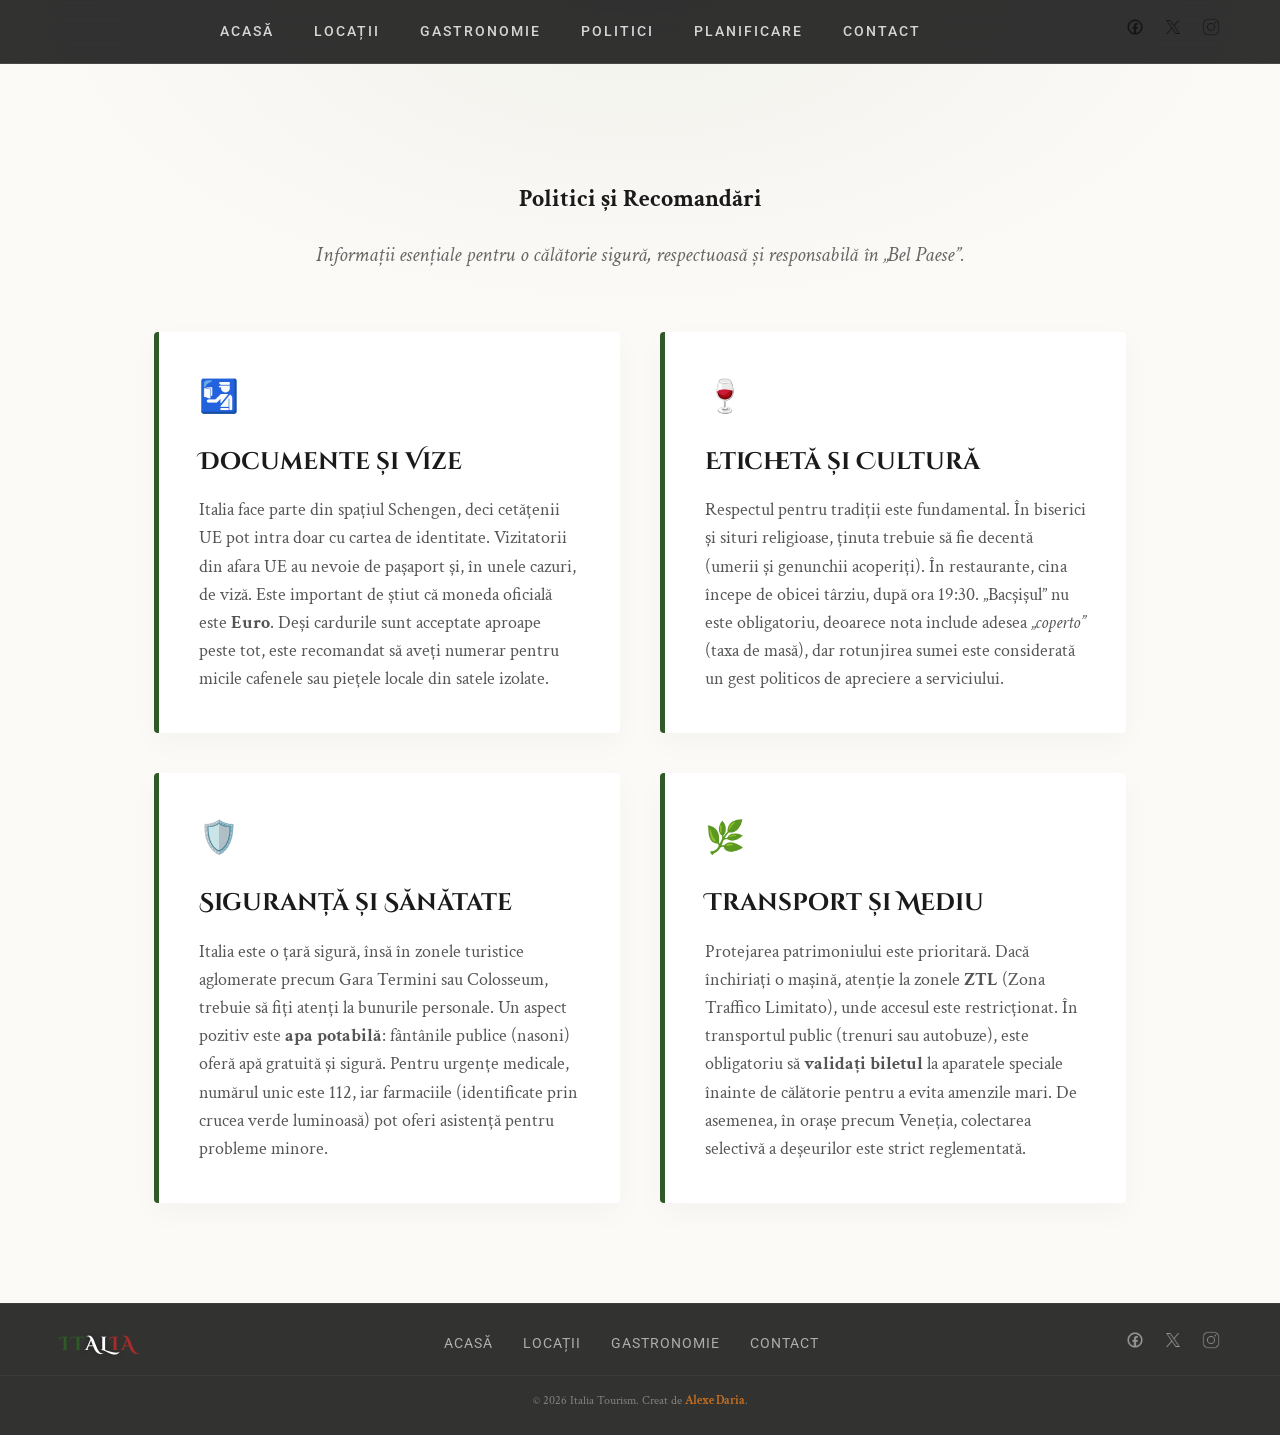
<file: html/policies.html>
<!doctype html>
<html lang="ro">
  <head>
    <meta charset="UTF-8" />
    <meta name="viewport" content="width=device-width, initial-scale=1.0" />
    <title>Politici | Italia</title>
    <link rel="stylesheet" href="../css/styles.css" />
    <link rel="stylesheet" href="../css/policies.css" />
    <link
      rel="icon"
      type="image/svg+xml"
      href="../img/icons/favicon-italia.svg"
    />
  </head>
  <body>
    <header>
      <nav>
        <ul class="nav-links">
          <li><a href="../index.html">Acasă</a></li>
          <li><a href="locations.html">Locații</a></li>
          <li><a href="cuisine.html">Gastronomie</a></li>
          <li><a href="policies.html">Politici</a></li>
          <li><a href="planning.html">Planificare</a></li>
          <li><a href="contact.html">Contact</a></li>
        </ul>
        <div class="social-icons">
          <!-- Căile actualizate către folderul /icons/ -->
          <a href="#" class="social-icon-link"
            ><img
              src="../img/icons/facebook.png"
              alt="Facebook"
              class="social-icon-img"
          /></a>
          <a href="#" class="social-icon-link"
            ><img
              src="../img/icons/twitter.png"
              alt="Twitter"
              class="social-icon-img"
          /></a>
          <a href="#" class="social-icon-link"
            ><img
              src="../img/icons/instagram.png"
              alt="Instagram"
              class="social-icon-img"
          /></a>
        </div>
      </nav>
    </header>

    <main class="policies-page">
      <section class="policies-header">
        <h1 class="page-title">Politici și Recomandări</h1>
        <p class="policies-subtitle">
          Informații esențiale pentru o călătorie sigură, respectuoasă și
          responsabilă în „Bel Paese”.
        </p>
      </section>

      <section class="policies-content">
        <!-- Card 1 -->
        <div class="policy-card">
          <div class="policy-icon">🛂</div>
          <h3>Documente și Vize</h3>
          <p>
            Italia face parte din spațiul Schengen, deci cetățenii UE pot intra
            doar cu cartea de identitate. Vizitatorii din afara UE au nevoie de
            pașaport și, în unele cazuri, de viză. Este important de știut că
            moneda oficială este <strong>Euro</strong>. Deși cardurile sunt
            acceptate aproape peste tot, este recomandat să aveți numerar pentru
            micile cafenele sau piețele locale din satele izolate.
          </p>
        </div>

        <!-- Card 2 -->
        <div class="policy-card">
          <div class="policy-icon">🍷</div>
          <h3>Etichetă și Cultură</h3>
          <p>
            Respectul pentru tradiții este fundamental. În biserici și situri
            religioase, ținuta trebuie să fie decentă (umerii și genunchii
            acoperiți). În restaurante, cina începe de obicei târziu, după ora
            19:30. „Bacșișul” nu este obligatoriu, deoarece nota include adesea
            <em>„coperto”</em> (taxa de masă), dar rotunjirea sumei este
            considerată un gest politicos de apreciere a serviciului.
          </p>
        </div>

        <!-- Card 3 -->
        <div class="policy-card">
          <div class="policy-icon">🛡️</div>
          <h3>Siguranță și Sănătate</h3>
          <p>
            Italia este o țară sigură, însă în zonele turistice aglomerate
            precum Gara Termini sau Colosseum, trebuie să fiți atenți la
            bunurile personale. Un aspect pozitiv este
            <strong>apa potabilă</strong>: fântânile publice (nasoni) oferă apă
            gratuită și sigură. Pentru urgențe medicale, numărul unic este 112,
            iar farmaciile (identificate prin crucea verde luminoasă) pot oferi
            asistență pentru probleme minore.
          </p>
        </div>

        <!-- Card 4 -->
        <div class="policy-card">
          <div class="policy-icon">🌿</div>
          <h3>Transport și Mediu</h3>
          <p>
            Protejarea patrimoniului este prioritară. Dacă închiriați o mașină,
            atenție la zonele <strong>ZTL</strong> (Zona Traffico Limitato),
            unde accesul este restricționat. În transportul public (trenuri sau
            autobuze), este obligatoriu să <strong>validați biletul</strong> la
            aparatele speciale înainte de călătorie pentru a evita amenzile
            mari. De asemenea, în orașe precum Veneția, colectarea selectivă a
            deșeurilor este strict reglementată.
          </p>
        </div>
      </section>
    </main>

    <footer class="main-footer">
      <div class="footer-container">
        <div class="footer-section">
          <h3 class="footer-logo">
            <span class="it-1">IT</span><span class="it-2">AL</span
            ><span class="it-3">IA</span>
          </h3>
        </div>
        <div class="footer-section">
          <ul>
            <li><a href="../index.html">Acasă</a></li>
            <li><a href="locations.html">Locații</a></li>
            <li><a href="cuisine.html">Gastronomie</a></li>
            <li><a href="contact.html">Contact</a></li>
          </ul>
        </div>
        <div class="footer-icons">
          <!-- Căile actualizate și în footer -->
          <a href="#"><img src="../img/icons/facebook.png" alt="Facebook" /></a>
          <a href="#"><img src="../img/icons/twitter.png" alt="Twitter" /></a>
          <a href="#"
            ><img src="../img/icons/instagram.png" alt="Instagram"
          /></a>
        </div>
      </div>
      <div class="footer-bottom">
        <p>&copy; 2026 Italia Tourism. Creat de <span>Alexe Daria</span>.</p>
      </div>
    </footer>
  </body>
</html>
</file>
<file: css/styles.css>
@import url('https://fonts.googleapis.com/css2?family=Cinzel+Decorative:wght@400;700;900&family=Crimson+Text:ital,wght@0,400;0,600;1,400&family=Roboto:wght@300;400;500&display=swap');

:root {
      --it-green: #2D5A27;
      --it-white: #FFFFFF;
      --it-red: #A62C2B;
      --nav-black: rgba(15, 15, 15, 0.85);
      --text-dark: #1a1a1a; /* Adăugat */
      --bg-ivory: #fdfcf0;
}

* {
      margin: 0;
      padding: 0;
      box-sizing: border-box;
}

body {
      font-family: 'Crimson Text', serif;
      background-color: var(--bg-ivory);
      color: var(--text-dark);
      overflow-x: hidden;
      line-height: 1.6;
}

/* Navigation */
header {
      background-color: var(--nav-black);
      backdrop-filter: blur(12px);
      -webkit-backdrop-filter: blur(12px);
      padding: 18px 0;
      position: fixed;
      width: 100%;
      z-index: 1000;
      border-bottom: 1px solid rgba(255, 255, 255, 0.1);
}

nav {
      display: flex;
      justify-content: space-between;
      align-items: center;
      width: 100%;
      padding: 0 60px;
}

.nav-links {
      display: flex;
      list-style: none;
      flex: 1;
      justify-content: center;
}

.nav-links li {
      margin: 0 20px;
}

.nav-links a {
      text-decoration: none;
      color: rgba(255, 255, 255, 0.8);
      font-family: 'Roboto', sans-serif;
      font-size: 0.9rem;
      font-weight: 500;
      text-transform: uppercase;
      letter-spacing: 2px;
      transition: 0.3s ease;
}

.nav-links a:hover {
      color: #fff;
      text-shadow: 0 0 10px rgba(255, 255, 255, 0.5);
}

.social-icons {
      display: flex;
      gap: 20px;
      width: 140px;
      justify-content: flex-end;
}

.social-icon-img {
      width: 18px;
      filter: invert(1);
      opacity: 0.6;
      transition: 0.3s;
}

.social-icon-link:hover .social-icon-img {
      opacity: 1;
      transform: translateY(-2px);
}

.section-card {
      background: white;
      padding: 60px;
      border-radius: 4px;
      box-shadow: 0 15px 45px rgba(0, 0, 0, 0.05);
      margin-bottom: 40px;
}

/* Footer Styles */
.main-footer {
      background-color: var(--nav-black);
      backdrop-filter: blur(10px);
      -webkit-backdrop-filter: blur(10px);
      padding: 25px 0;
      /* Mult mai mic */
      border-top: 1px solid rgba(255, 255, 255, 0.05);
      color: white;
}

.footer-container {
      display: flex;
      justify-content: space-between;
      align-items: center;
      max-width: 1400px;
      margin: 0 auto;
      padding: 0 60px;
}

/* Footer Logo */
.footer-logo {
      font-family: 'Cinzel Decorative', cursive;
      font-size: 1.2rem;
      letter-spacing: 2px;
      margin: 0;
}

.footer-logo .it-1 {
      color: var(--it-green);
}

.footer-logo .it-2 {
      color: var(--it-white);
      text-shadow: 0 0 5px rgba(0, 0, 0, 0.5);
}

.footer-logo .it-3 {
      color: var(--it-red);
}

/* Footer Links */
.footer-section ul {
      display: flex;
      list-style: none;
      gap: 30px;
      margin: 0;
      padding: 0;
}

.footer-section ul li a {
      text-decoration: none;
      color: rgba(255, 255, 255, 0.6);
      font-family: 'Roboto', sans-serif;
      font-size: 0.85rem;
      text-transform: uppercase;
      letter-spacing: 1px;
      transition: 0.3s;
}

.footer-section ul li a:hover {
      color: var(--it-white);
}

/* Footer Icons */
.footer-icons {
      display: flex;
      gap: 20px;
      align-items: center;
}

.footer-icons img {
      width: 18px;
      height: 18px;
      filter: brightness(0) invert(1);
      opacity: 0.5;
      transition: 0.3s ease;
}

.footer-icons a:hover img {
      opacity: 1;
      transform: translateY(-2px);
}

/* Footer Bottom */
.footer-bottom {
      text-align: center;
      margin-top: 15px;
      font-size: 0.75rem;
      color: rgba(255, 255, 255, 0.4);
      border-top: 1px solid rgba(255, 255, 255, 0.05);
      padding-top: 15px;
}

.footer-bottom span {
      color: #bc6c25;
      font-weight: bold;
}
</file>
<file: css/index.css>
/* Hero Section */
.hero {
      height: 100vh;
      display: flex;
      justify-content: center;
      align-items: center;
      position: relative;
      background-attachment: fixed;
      background-size: cover;
}

.hero-title {
      display: flex;
      gap: 15px;
      font-family: 'Cinzel Decorative', cursive;
      font-size: 8vw;
      font-weight: 900;
}

.it-1 {
      color: var(--it-green);
      text-shadow: 1px 1px 2px rgba(0, 0, 0, 0.1);
}

.it-2 {
      color: var(--it-white);
      text-shadow: 2px 2px 8px rgba(0, 0, 0, 0.4);
}

.it-3 {
      color: var(--it-red);
      text-shadow: 1px 1px 2px rgba(0, 0, 0, 0.1);
}


.hero-quote h2 {
      font-family: 'Crimson Text', serif;
      font-style: italic;
      font-size: 1.8vw;
      color: #fff;
      max-width: 50vw;
      margin: 20px auto;
      font-weight: 400;
      text-shadow: 2px 2px 10px rgba(0, 0, 0, 0.6);
}

/* Content Section */
.content {
      margin-top: -100px;
      border-radius: 120px 0 0 0;
      position: relative;
      z-index: 10;
      padding: 120px 15% 60px;
      background-color: #f4eee1;
      background-image:
            radial-gradient(at 0% 0%, rgba(79, 121, 66, 0.15) 0%, transparent 50%),
            radial-gradient(at 100% 100%, rgba(188, 108, 37, 0.15) 0%, transparent 50%),
            url('https://www.transparenttextures.com/patterns/natural-paper.png');
      box-shadow:
            inset 0 0 100px rgba(255, 255, 255, 0.5),
            0 -20px 50px rgba(0, 0, 0, 0.1);
      border: 1px solid rgba(255, 255, 255, 0.6);
}

.welcome {
      font-family: 'Cinzel Decorative', serif;
      font-size: 3.5rem;
      color: var(--text-dark);
      margin-bottom: 40px;
      text-align: left;
      border-bottom: 1px solid var(--accent-terracotta);
      display: inline-block;
      padding-bottom: 10px;
}

.about {
      font-size: 1.3rem;
      color: #444;
      column-count: 2;
      column-gap: 40px;
      text-align: justify;
}

/* Info Box */
.info-box {
      margin-top: 60px;
      background: transparent;
      border-top: 1px solid rgba(0, 0, 0, 0.1);
      padding-top: 30px;
}

.made_by_text {
      font-family: 'Roboto', sans-serif;
      font-size: 0.9rem;
      text-transform: uppercase;
      letter-spacing: 1px;
      color: var(--accent-terracotta);
      margin-bottom: 8px;
      text-indent: 0;
}

.space {
      padding-bottom: 15vh;
}

/* Grila de Categorii */
.home-grid {
      display: grid;
      grid-template-columns: repeat(auto-fit, minmax(300px, 1fr));
      gap: 40px;
      margin: 80px 0;
}

.category-card {
      background: white;
      padding: 20px;
      box-shadow: 0 10px 30px rgba(0, 0, 0, 0.03);
      transition: transform 0.4s ease;
      border: 1px solid #f0f0f0;
}

.category-card:hover {
      transform: translateY(-15px);
}

.card-image {
      height: 200px;
      background-size: cover;
      background-position: center;
      margin-bottom: 20px;
      border-radius: 2px;
}

.category-card h3 {
      font-family: 'Cinzel Decorative', serif;
      font-size: 1.5rem;
      color: var(--text-dark);
      margin-bottom: 15px;
}

.category-card p {
      font-size: 1rem;
      text-indent: 0;
      color: #666;
      margin-bottom: 20px;
}

.read-more {
      text-decoration: none;
      color: var(--accent-terracotta);
      font-family: 'Roboto', sans-serif;
      font-size: 0.8rem;
      text-transform: uppercase;
      letter-spacing: 1px;
      font-weight: 700;
}

/* Trivia Section */
.trivia-minimal {
      padding: 120px 15%;
      background-color: transparent;
      background-color: #e8ede3;
      background-image:
            url("data:image/svg+xml,%3Csvg viewBox='0 0 200 200' xmlns='http://www.w3.org/2000/svg'%3E%3Cfilter id='noiseFilter'%3E%3CfeTurbulence type='fractalNoise' baseFrequency='0.65' numOctaves='3' stitchTiles='stitch'/%3E%3C/filter%3E%3Crect width='100%25' height='100%25' filter='url(%23noiseFilter)'/%3E%3C/svg%3E");
      background-blend-mode: overlay;

}

.trivia-container-min {
      display: grid;
      grid-template-columns: repeat(auto-fit, minmax(250px, 1fr));
      gap: 60px;
      margin-top: 60px;
}

.trivia-item {
      padding-top: 20px;
      position: relative;
      transition: opacity 0.3s ease;
}

.trivia-item::before {
      content: "";
      position: absolute;
      top: 0;
      left: 0;
      width: 40px;
      height: 1px;
      background-color: var(--text-dark);
}

.item-green::before {
      background-color: var(--it-green);
      width: 60px;
      height: 2px;
}

.item-white::before {
      background-color: #d1d1d1;
      width: 60px;
      height: 2px;
}

.item-red::before {
      background-color: var(--it-red);
      width: 60px;
      height: 2px;
}

.trivia-number {
      display: block;
      font-family: 'Roboto', sans-serif;
      font-size: 0.8rem;
      font-weight: 700;
      letter-spacing: 2px;
      color: #bc6c25;
      margin-bottom: 15px;
      opacity: 0.6;
}

.trivia-item h3 {
      font-family: 'Cinzel Decorative', serif;
      font-size: 1.2rem;
      color: var(--text-dark);
      margin-bottom: 15px;
      text-transform: uppercase;
      letter-spacing: 1px;
}

.trivia-item p {
      font-family: 'Crimson Text', serif;
      font-size: 1.05rem;
      line-height: 1.5;
      color: #666;
      text-align: left;
      text-indent: 0;
}

.trivia-item:hover {
      opacity: 0.8;
}

/* Call to Action Final */
.home-cta {
      text-align: center;
      padding: 100px 0;
      border-top: 1px solid rgba(0, 0, 0, 0.05);
}

.home-cta h2 {
      font-family: 'Cinzel Decorative', serif;
      font-size: 2.5rem;
      margin-bottom: 20px;
}

.home-cta p {
      text-align: center;
      text-indent: 0;
      margin-bottom: 40px;
}

.cta-button {
      background-color: var(--text-dark);
      color: white;
      padding: 18px 45px;
      text-decoration: none;
      font-family: 'Roboto', sans-serif;
      text-transform: uppercase;
      letter-spacing: 2px;
      font-size: 0.9rem;
      transition: 0.3s;
}

.cta-button:hover {
      background-color: var(--accent-olive);
      box-shadow: 0 10px 20px rgba(79, 121, 66, 0.2);
}
</file>
<file: css/contact.css>
.contact-page {
    background-color: #fcfaf7;
    padding-bottom: 100px;
}

.contact-header {
    padding: 180px 15% 60px;
    text-align: center;
    background-image: radial-gradient(at 50% 0%, rgba(188, 108, 37, 0.05) 0%, transparent 70%);
}

.contact-subtitle {
    font-family: 'Crimson Text', serif;
    font-style: italic;
    font-size: 1.3rem;
    color: #666;
    max-width: 700px;
    margin: 20px auto 0;
    text-indent: 0;
}

/* Layout Split */
.contact-container {
    max-width: 1200px;
    margin: 40px auto;
    display: grid;
    grid-template-columns: 1fr 1.5fr;
    gap: 80px;
    padding: 0 5%;
}

.contact-info {
    display: flex;
    flex-direction: column;
    gap: 40px;
}

.info-item h3 {
    font-family: 'Cinzel Decorative', serif;
    font-size: 1.2rem;
    color: var(--it-green);
    margin-bottom: 10px;
    letter-spacing: 1px;
}

.info-item p {
    font-size: 1.1rem;
    line-height: 1.6;
    color: #555;
    text-indent: 0;
    text-align: left;
}

.contact-form {
    display: flex;
    flex-direction: column;
    gap: 25px;
    background: white;
    padding: 50px;
    border-radius: 4px;
    box-shadow: 0 15px 40px rgba(0,0,0,0.03);
    border: 1px solid rgba(0,0,0,0.02);
}

.form-group {
    display: flex;
    flex-direction: column;
    gap: 8px;
}

.form-group label {
    font-family: 'Roboto', sans-serif;
    font-size: 0.8rem;
    text-transform: uppercase;
    letter-spacing: 1px;
    font-weight: 700;
    color: var(--text-dark);
}

.form-group input, 
.form-group textarea {
    padding: 12px 0;
    border: none;
    border-bottom: 1px solid #ddd;
    font-family: 'Crimson Text', serif;
    font-size: 1.1rem;
    outline: none;
    transition: border-color 0.3s;
    background: transparent;
}

.form-group input:focus, 
.form-group textarea:focus {
    border-bottom: 1px solid var(--accent-terracotta);
}

.submit-btn {
    background-color: var(--text-dark);
    color: white;
    border: none;
    padding: 15px;
    font-family: 'Roboto', sans-serif;
    text-transform: uppercase;
    letter-spacing: 2px;
    font-weight: 700;
    cursor: pointer;
    transition: 0.3s;
    margin-top: 10px;
}

.submit-btn:hover {
    background-color: var(--it-red);
    box-shadow: 0 10px 20px rgba(166, 44, 43, 0.2);
}

/* Responsiveness */
@media (max-width: 900px) {
    .contact-container {
        grid-template-columns: 1fr;
        gap: 60px;
    }
    .contact-form {
        padding: 30px;
    }
}
</file>
<file: css/cuisine.css>
.cuisine-page {
      background-color: #fcfaf7;
      padding-bottom: 100px;
}

.cuisine-header {
      padding: 180px 15% 80px;
      text-align: center;
      background-image: radial-gradient(at 50% 0%, rgba(188, 108, 37, 0.05) 0%, transparent 70%);
}

.cuisine-subtitle {
      font-family: 'Crimson Text', serif;
      font-style: italic;
      font-size: 1.3rem;
      color: #666;
      max-width: 800px;
      margin: 20px auto 0;
      text-indent: 0;
}

.dish-container {
      max-width: 1200px;
      margin: 0 auto;
      padding: 0 5%;
}

.dish-item {
      display: flex;
      align-items: center;
      gap: 80px;
      margin-bottom: 120px;
      opacity: 0;
      transform: translateY(30px);
      animation: fadeIn 0.8s forwards;
}

.dish-item.reverse {
      flex-direction: row-reverse;
}

.dish-image {
      flex: 1;
      height: 500px;
      background-size: cover;
      background-position: center;
      box-shadow: 20px 20px 0px rgba(188, 108, 37, 0.05);
      /* Umbră stilizată tip offset */
      border: 1px solid rgba(0, 0, 0, 0.05);
}

.dish-text {
      flex: 1;
}

.dish-region {
      font-family: 'Roboto', sans-serif;
      font-size: 0.8rem;
      text-transform: uppercase;
      letter-spacing: 3px;
      color: var(--it-red);
      font-weight: 700;
      display: block;
      margin-bottom: 15px;
}

.dish-text h2 {
      font-family: 'Cinzel Decorative', serif;
      font-size: 2.5rem;
      color: var(--text-dark);
      margin-bottom: 25px;
}

.dish-text p {
      font-size: 1.2rem;
      line-height: 1.8;
      color: #555;
      text-indent: 0;
      text-align: left;
}

@keyframes fadeIn {
      to {
            opacity: 1;
            transform: translateY(0);
      }
}

/* Responsiveness */
@media (max-width: 900px) {

      .dish-item,
      .dish-item.reverse {
            flex-direction: column;
            gap: 40px;
      }

      .dish-image {
            width: 100%;
            height: 350px;
      }
}
</file>
<file: css/locations.css>
body {
      background-color: #f4f1ea;
}

.loc-header {
      padding: 160px 15% 60px;
      text-align: center;
      background-image: radial-gradient(at 50% 0%, rgba(79, 121, 66, 0.05) 0%, transparent 70%);
}

.page-title {
      font-family: 'Cinzel Decorative', serif;
      font-size: 3.5rem;
      color: var(--text-dark);
      margin-bottom: 20px;
}

.loc-subtitle {
      font-family: 'Crimson Text', serif;
      font-style: italic;
      font-size: 1.3rem;
      color: #666;
      text-indent: 0;
}

/* Locations Grid */
.locations-grid {
      padding: 40px 15% 100px;
      display: grid;
      grid-template-columns: 1fr 1fr;
      gap: 60px;
}

.loc-img {
      width: 100%;
      height: 350px;
      background-size: cover;
      background-position: center;
      border-bottom: 1px solid rgba(0, 0, 0, 0.05);
}

.loc-info {
      padding: 30px;
      flex-grow: 1;
      display: flex;
      flex-direction: column;
      justify-content: center;
      background: white;
}

.loc-tag {
      font-family: 'Roboto', sans-serif;
      font-size: 0.7rem;
      text-transform: uppercase;
      letter-spacing: 2px;
      color: var(--accent-terracotta);
      font-weight: 700;
      margin-bottom: 10px;
}

.loc-info h2 {
      font-family: 'Cinzel Decorative', serif;
      font-size: 1.8rem;
      color: var(--text-dark);
      margin: 0;
}

.loc-card {
      background-color: transparent;
      height: 550px;
      perspective: 1000px;
      cursor: pointer;
}

.loc-card-inner {
      position: relative;
      width: 100%;
      height: 100%;
      text-align: center;
      transition: transform 0.8s cubic-bezier(0.4, 0, 0.2, 1);
      transform-style: preserve-3d;
      box-shadow: 0 10px 30px rgba(0, 0, 0, 0.05);
}

.loc-card.is-flipped .loc-card-inner {
      transform: rotateY(180deg);
}

.loc-card-front,
.loc-card-back {
      position: absolute;
      width: 100%;
      height: 100%;
      -webkit-backface-visibility: hidden;
      backface-visibility: hidden;
      border-radius: 4px;
      overflow: hidden;
      background: white;
}

/* Front of the card */
.loc-card-front {
      display: flex;
      flex-direction: column;
}

/* Back of the card */
.loc-card-back {
      transform: rotateY(180deg);
      padding: 40px;
      display: flex;
      flex-direction: column;
      justify-content: center;
      align-items: center;
      background-color: #fdf6ed;
      border: 2px solid var(--accent-terracotta);
}

.loc-card-back h3 {
      font-family: 'Cinzel Decorative', serif;
      color: var(--accent-terracotta);
      margin-bottom: 30px;
      font-size: 1.8rem;
}

.loc-details {
      list-style: none;
      padding: 0;
      margin-bottom: 30px;
      text-align: left;
}

.loc-details li {
      font-family: 'Crimson Text', serif;
      font-size: 1.1rem;
      margin-bottom: 15px;
      color: #444;
}

.loc-details strong {
      color: var(--it-green);
}

.back-desc {
      font-style: italic;
      font-size: 1rem;
      color: #777;
      border-top: 1px solid rgba(0, 0, 0, 0.05);
      padding-top: 20px;
}

/* Flip Hint */
.flip-hint {
      margin-top: auto;
      padding-bottom: 20px;
      font-family: 'Roboto', sans-serif;
      font-size: 0.75rem;
      text-transform: uppercase;
      letter-spacing: 1px;
      color: #aaa;
      transition: 0.3s;
}

.loc-card:hover .flip-hint {
      color: var(--accent-terracotta);
}


/* Smaller screen responsiveness */
@media (max-width: 900px) {
      .locations-grid {
            grid-template-columns: 1fr;
            padding: 40px 5% 100px;
      }

      .loc-img {
            height: 300px;
      }
}
</file>
<file: css/planning.css>
.planning-page {
    background-color: #fcfaf7;
    padding-bottom: 100px;
}

.planning-header {
    padding: 180px 15% 80px;
    text-align: left;
    border-left: 1px solid rgba(0,0,0,0.1);
    margin-left: 15%;
}

.planning-subtitle {
    font-family: 'Crimson Text', serif;
    font-style: italic;
    font-size: 1.4rem;
    color: #7a736d;
    max-width: 600px;
    margin-top: 20px;
    text-indent: 0;
}

/* Structura pașilor */
.planning-steps {
    max-width: 1000px;
    margin: 60px auto;
    padding: 0 5%;
}

.step-item {
    display: flex;
    gap: 40px;
    margin-bottom: 80px;
    align-items: flex-start;
}

.step-number {
    font-family: 'Cinzel Decorative', serif;
    font-size: 4rem;
    line-height: 1;
    color: var(--it-red);
    opacity: 0.2;
    flex-shrink: 0;
    width: 100px;
}

.step-info h3 {
    font-family: 'Cinzel Decorative', serif;
    font-size: 1.8rem;
    color: var(--text-dark);
    margin-bottom: 15px;
    border-bottom: 1px solid var(--accent-terracotta);
    display: inline-block;
    padding-bottom: 5px;
}

.step-info p {
    font-size: 1.2rem;
    line-height: 1.8;
    color: #555;
    text-indent: 0;
    text-align: left;
}

/* REsponsiveness */
@media (max-width: 700px) {
    .step-item {
        flex-direction: column;
        gap: 10px;
    }
    .planning-header {
        margin-left: 5%;
        padding-top: 150px;
    }
}
</file>
<file: css/policies.css>
.policies-page {
      background-color: #fcfaf7;
      padding-bottom: 100px;
}

.policies-header {
      padding: 180px 15% 60px;
      text-align: center;
      background-image: radial-gradient(at 50% 0%, rgba(45, 90, 39, 0.05) 0%, transparent 70%);
}

.policies-subtitle {
      font-family: 'Crimson Text', serif;
      font-style: italic;
      font-size: 1.3rem;
      color: #666;
      max-width: 700px;
      margin: 20px auto 0;
      text-indent: 0;
}

.policies-content {
      max-width: 1100px;
      margin: 0 auto;
      display: grid;
      grid-template-columns: 1fr 1fr;
      gap: 40px;
      padding: 0 5%;
}

.policy-card {
      background: white;
      padding: 40px;
      border-radius: 4px;
      border-left: 5px solid var(--it-green);
      /* Linie de accent verde */
      box-shadow: 0 10px 30px rgba(0, 0, 0, 0.03);
      transition: 0.3s ease;
}

.policy-card:hover {
      transform: translateX(10px);
      box-shadow: 0 15px 40px rgba(0, 0, 0, 0.06);
}

.policy-icon {
      font-size: 2rem;
      margin-bottom: 20px;
      display: block;
}

.policy-card h3 {
      font-family: 'Cinzel Decorative', serif;
      font-size: 1.5rem;
      color: var(--text-dark);
      margin-bottom: 15px;
}

.policy-card p {
      font-size: 1.1rem;
      line-height: 1.6;
      color: #555;
      text-indent: 0;
      text-align: left;
}

/* Responsiveness */
@media (max-width: 800px) {
      .policies-content {
            grid-template-columns: 1fr;
      }
}
</file>
